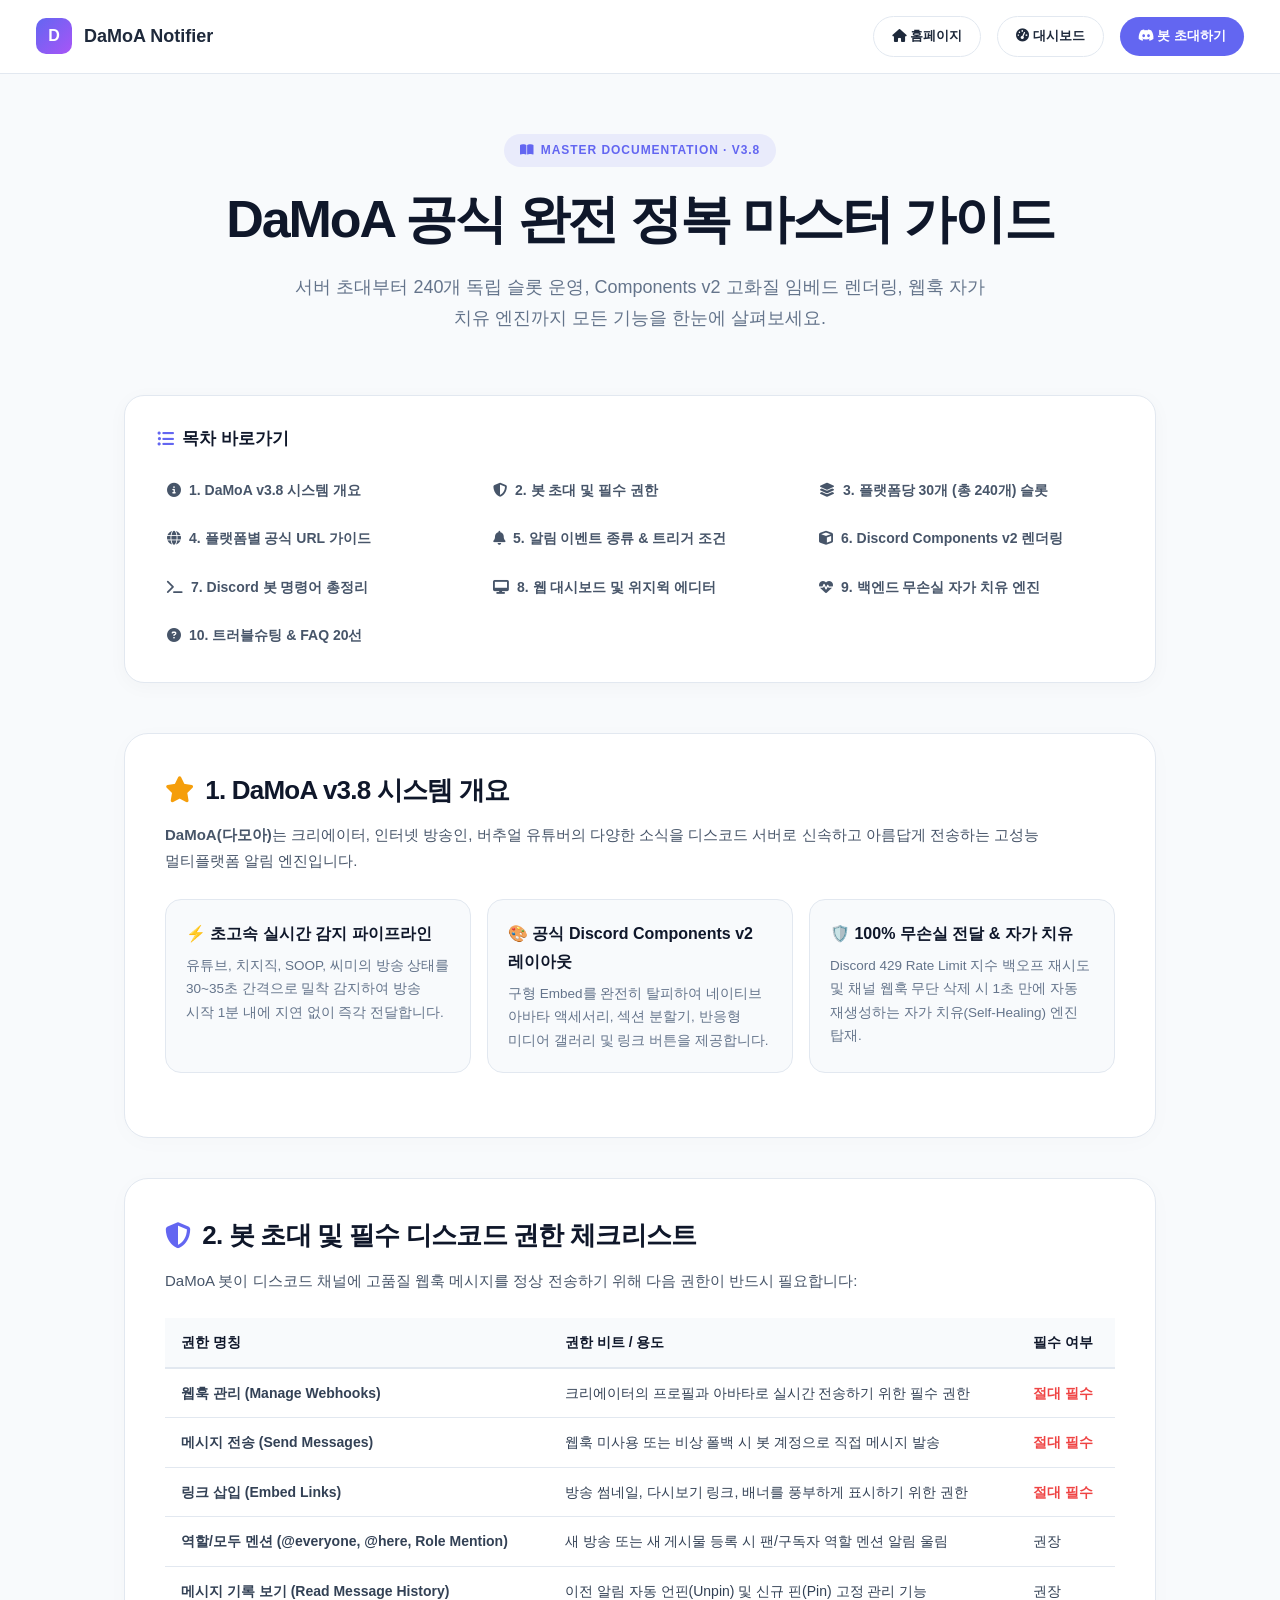
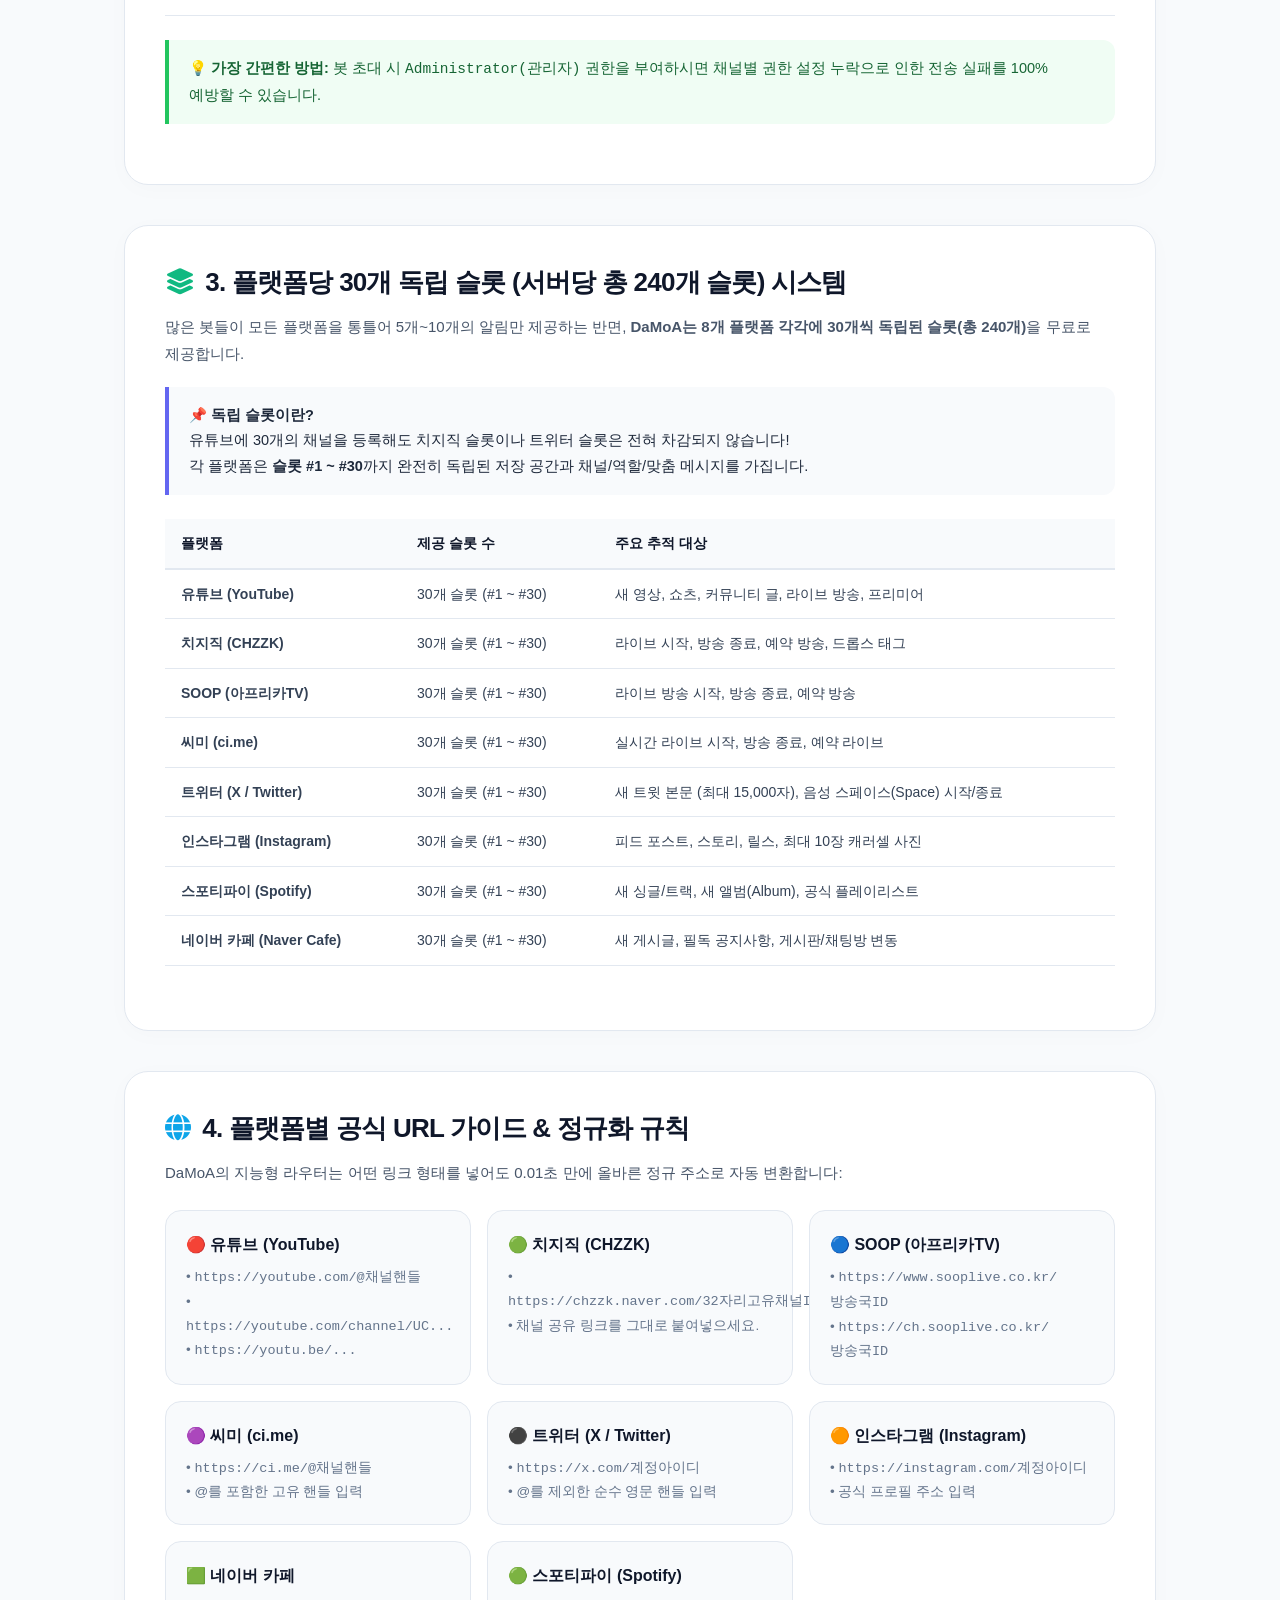
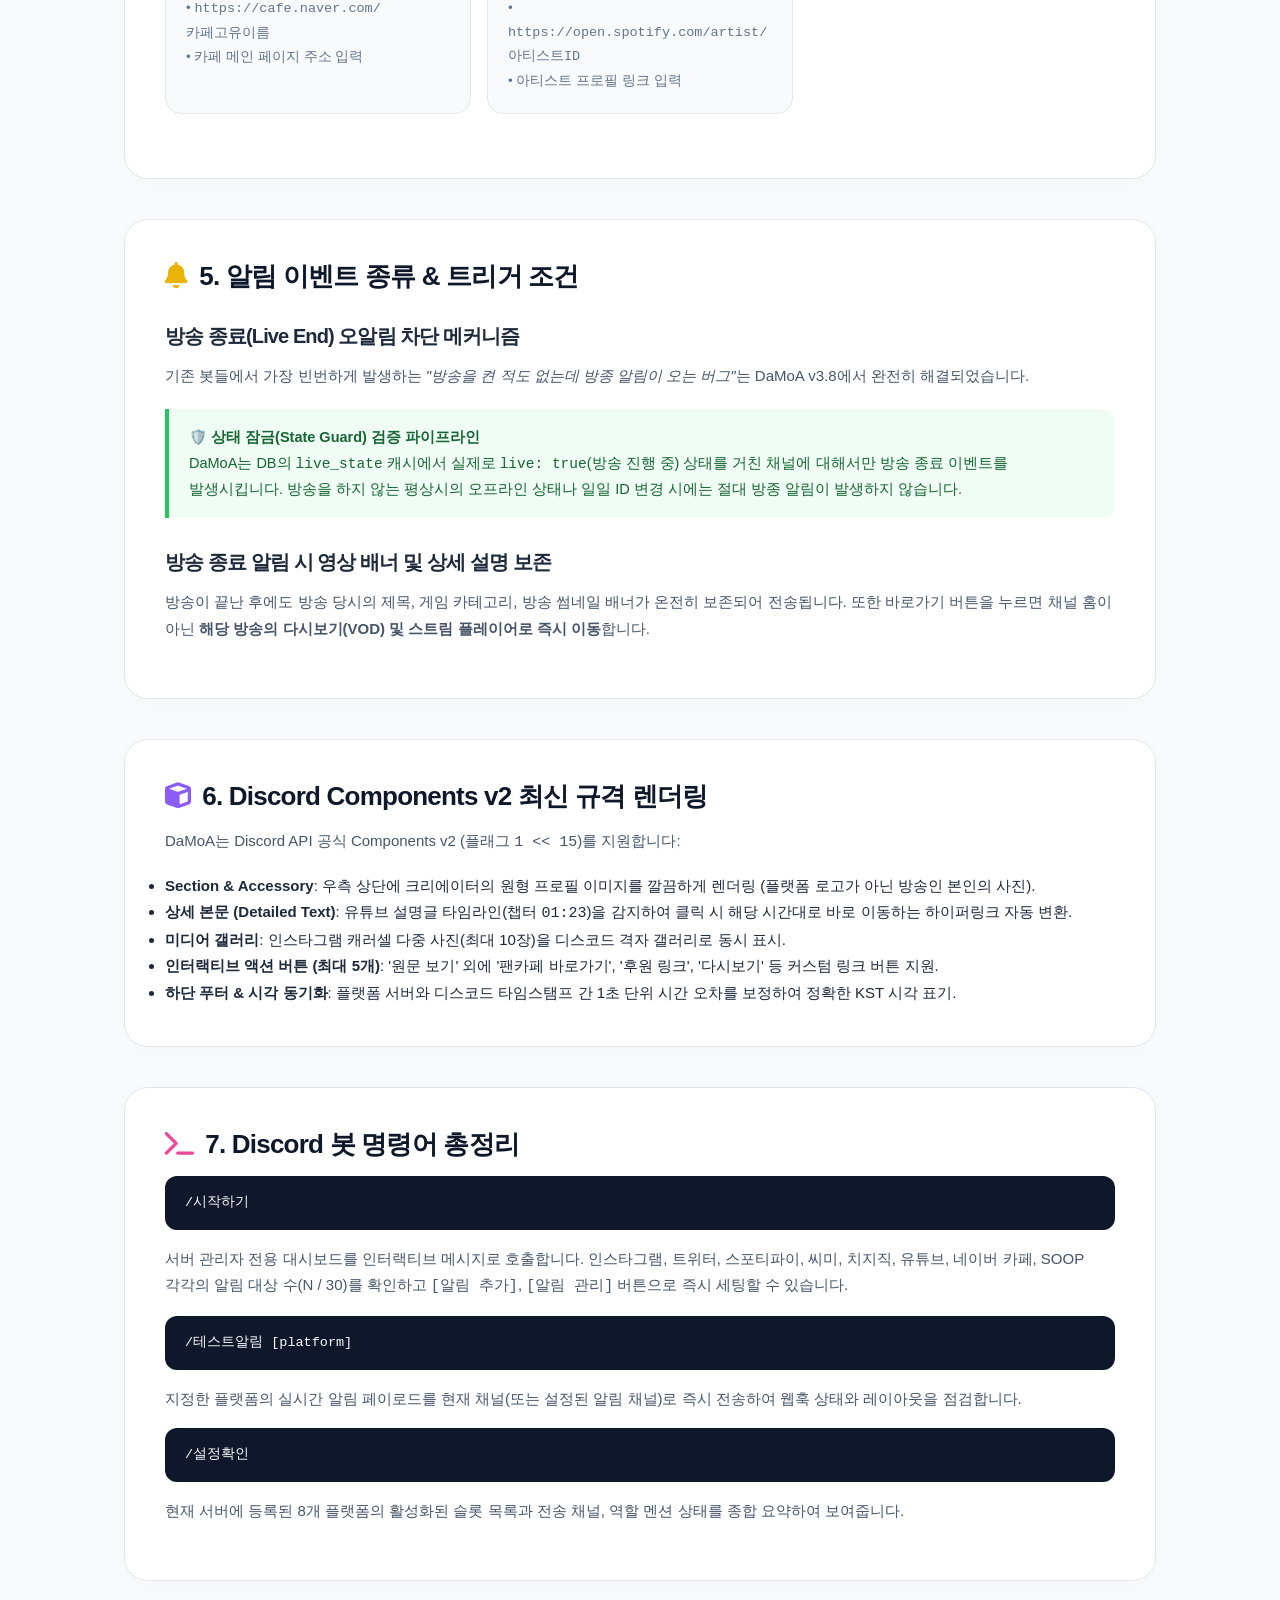
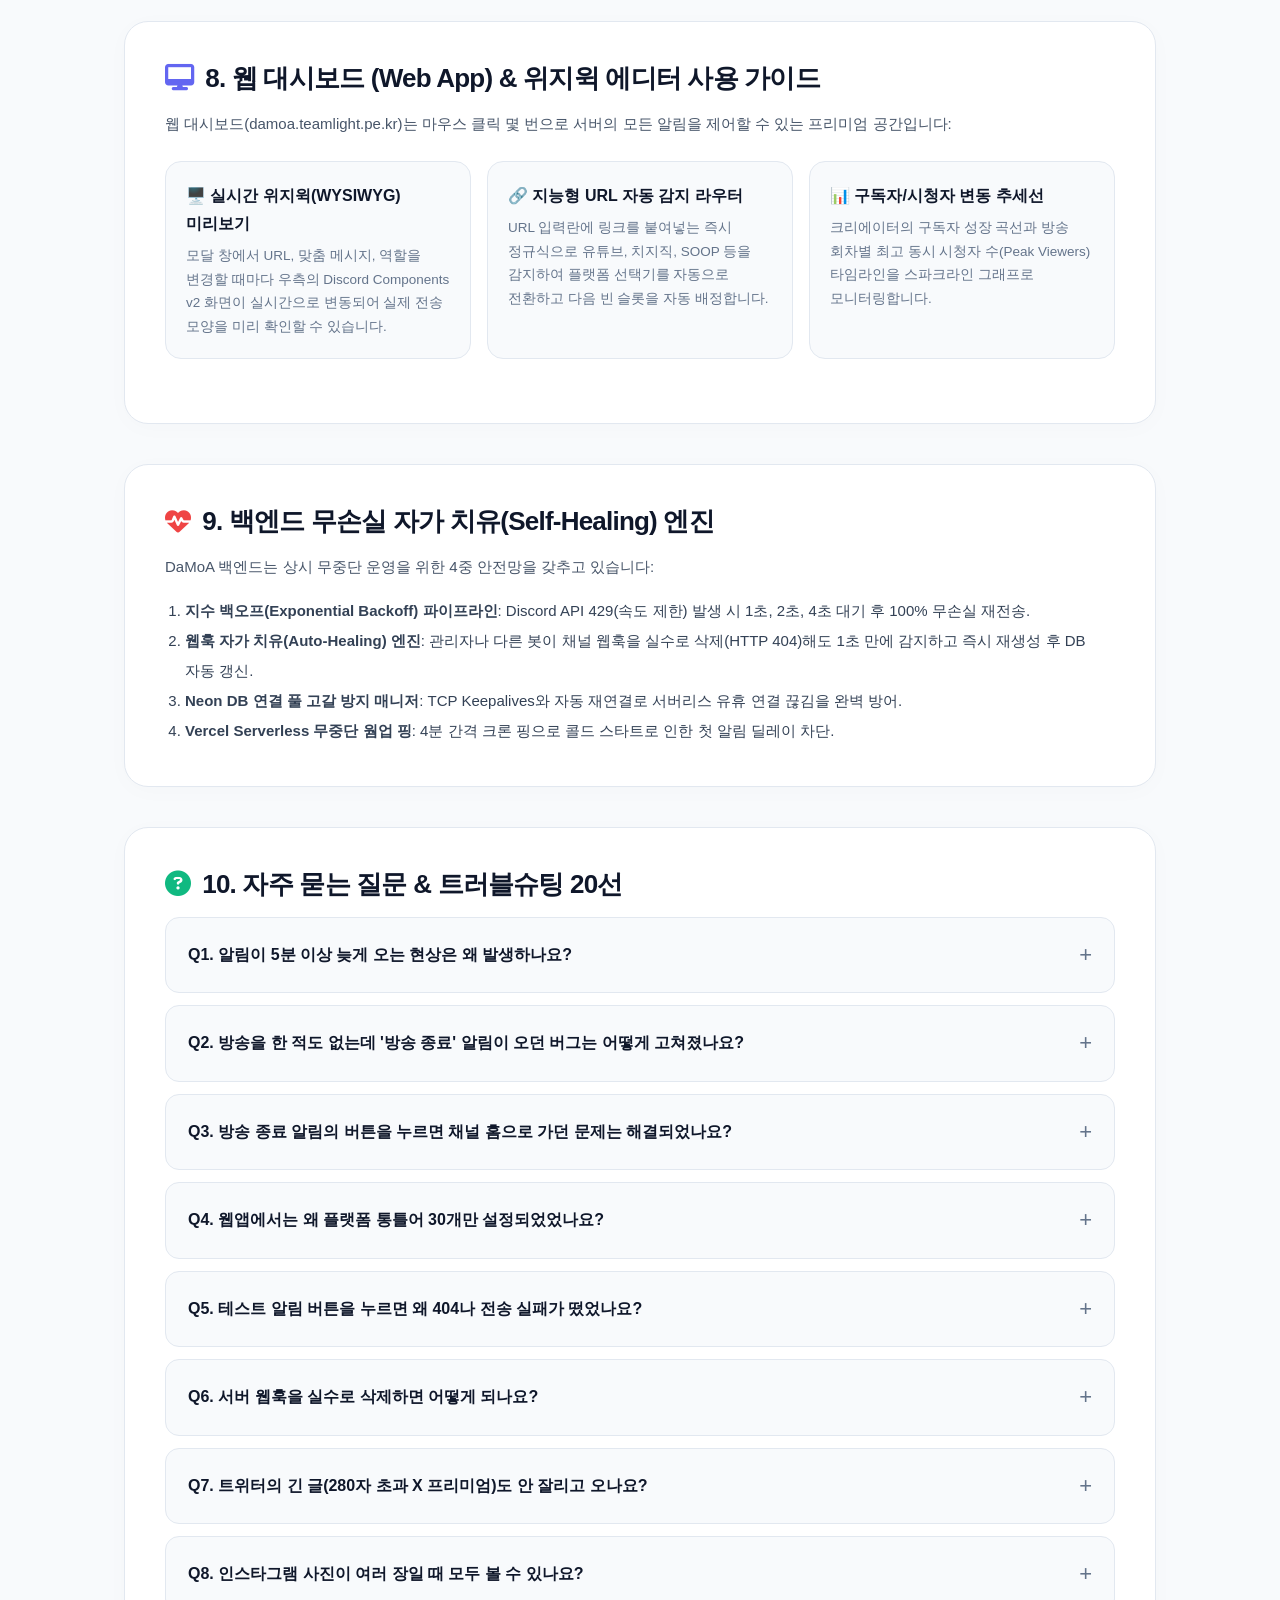
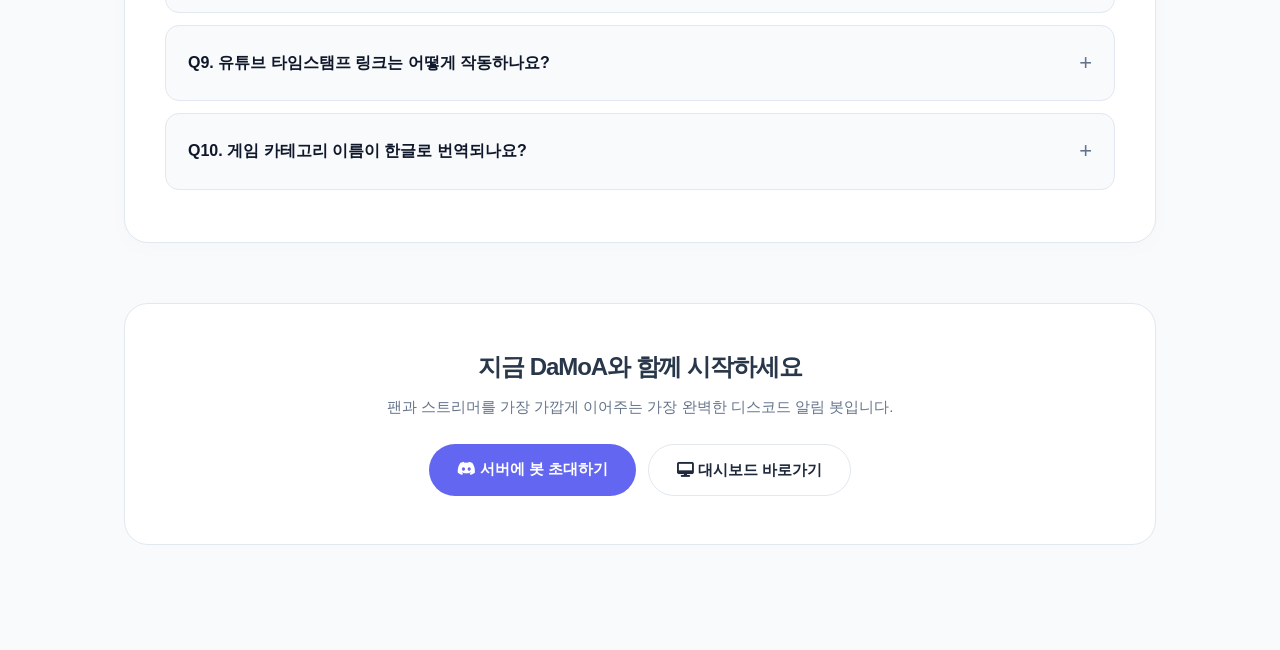
<file: guide.html>
<!DOCTYPE html>
<html lang="ko">
<head>
  <meta charset="UTF-8">
  <meta name="viewport" content="width=device-width, initial-scale=1.0">
  <title>DaMoA 공식 완전 정복 마스터 가이드 · DaMoA Notifier v3.8</title>
  <meta name="description" content="DaMoA 봇과 웹 대시보드의 모든 기능, 240개 멀티 슬롯, Discord Components v2 렌더링, 웹훅 자가 치유 엔진, 트러블슈팅을 집대성한 완벽 가이드북입니다.">
  <link rel="stylesheet" href="/style.css">
  <link rel="stylesheet" href="https://cdnjs.cloudflare.com/ajax/libs/font-awesome/6.5.0/css/all.min.css">
  <style>
    :root {
      --g-primary: #6366f1;
      --g-primary-dark: #4f46e5;
      --g-accent: #00ffa3;
      --g-bg: #f8fafc;
      --g-card: #ffffff;
      --g-text: #1e293b;
      --g-muted: #64748b;
      --g-border: #e2e8f0;
      --g-code-bg: #0f172a;
    }
    body {
      background: var(--g-bg);
      color: var(--g-text);
      font-family: 'Pretendard', -apple-system, BlinkMacSystemFont, 'Segoe UI', Roboto, sans-serif;
      line-height: 1.75;
      margin: 0;
      padding: 0;
    }
    .guide-nav {
      position: sticky;
      top: 0;
      z-index: 1000;
      background: rgba(255, 255, 255, 0.95);
      backdrop-filter: blur(20px);
      border-bottom: 1px solid var(--g-border);
      padding: 16px 36px;
      display: flex;
      justify-content: space-between;
      align-items: center;
    }
    .guide-nav-brand {
      display: flex;
      align-items: center;
      gap: 12px;
      font-size: 18px;
      font-weight: 800;
      color: var(--g-text);
      text-decoration: none;
    }
    .guide-brand-badge {
      width: 36px;
      height: 36px;
      background: linear-gradient(135deg, #6366f1, #a855f7);
      color: white;
      border-radius: 10px;
      display: flex;
      align-items: center;
      justify-content: center;
      font-weight: 900;
      font-size: 16px;
    }
    .guide-nav-actions {
      display: flex;
      align-items: center;
      gap: 16px;
    }
    .guide-nav-btn {
      padding: 8px 18px;
      border-radius: 99px;
      font-size: 13px;
      font-weight: 700;
      text-decoration: none;
      transition: all 0.2s;
    }
    .guide-nav-btn.primary {
      background: var(--g-primary);
      color: white;
    }
    .guide-nav-btn.primary:hover {
      background: var(--g-primary-dark);
      transform: translateY(-1px);
    }
    .guide-nav-btn.outline {
      background: white;
      border: 1px solid var(--g-border);
      color: var(--g-text);
    }
    .guide-container {
      max-width: 1080px;
      margin: 0 auto;
      padding: 60px 24px 120px;
    }
    .guide-hero {
      text-align: center;
      margin-bottom: 60px;
    }
    .guide-badge {
      display: inline-flex;
      align-items: center;
      gap: 6px;
      padding: 6px 16px;
      background: rgba(99, 102, 241, 0.1);
      color: var(--g-primary);
      border-radius: 99px;
      font-size: 12px;
      font-weight: 800;
      letter-spacing: 0.08em;
      text-transform: uppercase;
      margin-bottom: 20px;
    }
    .guide-hero h1 {
      font-size: clamp(32px, 5vw, 52px);
      font-weight: 900;
      letter-spacing: -0.04em;
      margin-bottom: 20px;
      color: #0f172a;
      line-height: 1.25;
    }
    .guide-hero p {
      font-size: 18px;
      color: var(--g-muted);
      max-width: 700px;
      margin: 0 auto;
    }
    .toc-card {
      background: white;
      border: 1px solid var(--g-border);
      border-radius: 20px;
      padding: 28px 32px;
      margin-bottom: 50px;
      box-shadow: 0 4px 20px rgba(0, 0, 0, 0.03);
    }
    .toc-title {
      font-size: 17px;
      font-weight: 800;
      margin-bottom: 18px;
      display: flex;
      align-items: center;
      gap: 8px;
      color: #0f172a;
    }
    .toc-grid {
      display: grid;
      grid-template-columns: repeat(auto-fit, minmax(240px, 1fr));
      gap: 12px;
    }
    .toc-grid a {
      color: #475569;
      text-decoration: none;
      font-size: 14px;
      font-weight: 600;
      display: flex;
      align-items: center;
      gap: 8px;
      padding: 6px 10px;
      border-radius: 8px;
      transition: all 0.2s;
    }
    .toc-grid a:hover {
      background: #f1f5f9;
      color: var(--g-primary);
      transform: translateX(3px);
    }
    .guide-section {
      background: white;
      border: 1px solid var(--g-border);
      border-radius: 24px;
      padding: 40px;
      margin-bottom: 40px;
      box-shadow: 0 4px 24px rgba(0, 0, 0, 0.02);
    }
    .guide-section h2 {
      font-size: 26px;
      font-weight: 800;
      letter-spacing: -0.03em;
      margin-bottom: 16px;
      display: flex;
      align-items: center;
      gap: 12px;
      color: #0f172a;
    }
    .guide-section h3 {
      font-size: 20px;
      font-weight: 700;
      margin: 32px 0 14px;
      color: #1e293b;
    }
    .guide-section h4 {
      font-size: 16px;
      font-weight: 700;
      margin: 20px 0 10px;
      color: #334155;
    }
    .guide-section p {
      font-size: 15px;
      color: #475569;
      margin-bottom: 16px;
    }
    .callout {
      background: #f8fafc;
      border-left: 4px solid var(--g-primary);
      border-radius: 0 12px 12px 0;
      padding: 16px 20px;
      margin: 20px 0;
      font-size: 14.5px;
    }
    .callout.tip {
      background: #f0fdf4;
      border-color: #22c55e;
      color: #166534;
    }
    .callout.warn {
      background: #fffbeb;
      border-color: #f59e0b;
      color: #92400e;
    }
    .callout.danger {
      background: #fef2f2;
      border-color: #ef4444;
      color: #991b1b;
    }
    .code-block {
      background: var(--g-code-bg);
      color: #f8fafc;
      padding: 16px 20px;
      border-radius: 12px;
      font-family: 'JetBrains Mono', 'Courier New', monospace;
      font-size: 13.5px;
      line-height: 1.6;
      margin: 16px 0;
      overflow-x: auto;
    }
    .guide-table {
      width: 100%;
      border-collapse: collapse;
      margin: 24px 0;
      font-size: 14px;
    }
    .guide-table th {
      background: #f8fafc;
      color: #0f172a;
      font-weight: 700;
      text-align: left;
      padding: 12px 16px;
      border-bottom: 2px solid var(--g-border);
    }
    .guide-table td {
      padding: 12px 16px;
      border-bottom: 1px solid var(--g-border);
      color: #334155;
    }
    .guide-table tr:hover td {
      background: #f8fafc;
    }
    .feature-grid {
      display: grid;
      grid-template-columns: repeat(auto-fit, minmax(280px, 1fr));
      gap: 16px;
      margin: 24px 0;
    }
    .feature-item-card {
      background: #f8fafc;
      border: 1px solid var(--g-border);
      border-radius: 16px;
      padding: 20px;
    }
    .feature-item-card strong {
      display: block;
      font-size: 16px;
      color: #0f172a;
      margin-bottom: 6px;
    }
    .feature-item-card p {
      font-size: 13.5px;
      color: #64748b;
      margin: 0;
    }
    .faq-list details {
      background: #f8fafc;
      border: 1px solid var(--g-border);
      border-radius: 14px;
      padding: 18px 22px;
      margin-bottom: 12px;
      transition: all 0.2s;
    }
    .faq-list details[open] {
      background: white;
      border-color: var(--g-primary);
      box-shadow: 0 4px 20px rgba(99, 102, 241, 0.08);
    }
    .faq-list summary {
      font-size: 16px;
      font-weight: 700;
      color: #0f172a;
      cursor: pointer;
      list-style: none;
      display: flex;
      justify-content: space-between;
      align-items: center;
    }
    .faq-list summary::after {
      content: '+';
      font-size: 22px;
      font-weight: 400;
      color: var(--g-muted);
      transition: transform 0.2s;
    }
    .faq-list details[open] summary::after {
      transform: rotate(45deg);
      color: var(--g-primary);
    }
    .faq-list p {
      font-size: 14.5px;
      color: #475569;
      margin-top: 14px;
      line-height: 1.8;
      border-top: 1px solid var(--g-border);
      padding-top: 14px;
    }
  </style>
</head>
<body>

  <!-- Top Navigation -->
  <nav class="guide-nav">
    <a class="guide-nav-brand" href="/">
      <div class="guide-brand-badge">D</div>
      DaMoA Notifier
    </a>
    <div class="guide-nav-actions">
      <a class="guide-nav-btn outline" href="/"><i class="fas fa-home"></i> 홈페이지</a>
      <a class="guide-nav-btn outline" href="/#dashboard"><i class="fas fa-tachometer-alt"></i> 대시보드</a>
      <a class="guide-nav-btn primary" href="/invite" target="_blank" rel="noopener"><i class="fab fa-discord"></i> 봇 초대하기</a>
    </div>
  </nav>

  <div class="guide-container">
    <!-- Hero Header -->
    <header class="guide-hero">
      <div class="guide-badge"><i class="fas fa-book-open"></i> MASTER DOCUMENTATION · V3.8</div>
      <h1>DaMoA 공식 완전 정복 마스터 가이드</h1>
      <p>서버 초대부터 240개 독립 슬롯 운영, Components v2 고화질 임베드 렌더링, 웹훅 자가 치유 엔진까지 모든 기능을 한눈에 살펴보세요.</p>
    </header>

    <!-- Table of Contents -->
    <div class="toc-card">
      <div class="toc-title"><i class="fas fa-list-ul" style="color:var(--g-primary);"></i> 목차 바로가기</div>
      <div class="toc-grid">
        <a href="#sec-overview"><i class="fas fa-info-circle"></i> 1. DaMoA v3.8 시스템 개요</a>
        <a href="#sec-permissions"><i class="fas fa-shield-alt"></i> 2. 봇 초대 및 필수 권한</a>
        <a href="#sec-slots"><i class="fas fa-layer-group"></i> 3. 플랫폼당 30개 (총 240개) 슬롯</a>
        <a href="#sec-platforms"><i class="fas fa-globe"></i> 4. 플랫폼별 공식 URL 가이드</a>
        <a href="#sec-events"><i class="fas fa-bell"></i> 5. 알림 이벤트 종류 & 트리거 조건</a>
        <a href="#sec-components-v2"><i class="fas fa-cube"></i> 6. Discord Components v2 렌더링</a>
        <a href="#sec-commands"><i class="fas fa-terminal"></i> 7. Discord 봇 명령어 총정리</a>
        <a href="#sec-webapp"><i class="fas fa-desktop"></i> 8. 웹 대시보드 및 위지윅 에디터</a>
        <a href="#sec-resilience"><i class="fas fa-heartbeat"></i> 9. 백엔드 무손실 자가 치유 엔진</a>
        <a href="#sec-faq"><i class="fas fa-question-circle"></i> 10. 트러블슈팅 & FAQ 20선</a>
      </div>
    </div>

    <!-- Section 1: Overview -->
    <section class="guide-section" id="sec-overview">
      <h2><i class="fas fa-star" style="color:#f59e0b;"></i> 1. DaMoA v3.8 시스템 개요</h2>
      <p><strong>DaMoA(다모아)</strong>는 크리에이터, 인터넷 방송인, 버추얼 유튜버의 다양한 소식을 디스코드 서버로 신속하고 아름답게 전송하는 고성능 멀티플랫폼 알림 엔진입니다.</p>
      <div class="feature-grid">
        <div class="feature-item-card">
          <strong>⚡ 초고속 실시간 감지 파이프라인</strong>
          <p>유튜브, 치지직, SOOP, 씨미의 방송 상태를 30~35초 간격으로 밀착 감지하여 방송 시작 1분 내에 지연 없이 즉각 전달합니다.</p>
        </div>
        <div class="feature-item-card">
          <strong>🎨 공식 Discord Components v2 레이아웃</strong>
          <p>구형 Embed를 완전히 탈피하여 네이티브 아바타 액세서리, 섹션 분할기, 반응형 미디어 갤러리 및 링크 버튼을 제공합니다.</p>
        </div>
        <div class="feature-item-card">
          <strong>🛡️ 100% 무손실 전달 & 자가 치유</strong>
          <p>Discord 429 Rate Limit 지수 백오프 재시도 및 채널 웹훅 무단 삭제 시 1초 만에 자동 재생성하는 자가 치유(Self-Healing) 엔진 탑재.</p>
        </div>
      </div>
    </section>

    <!-- Section 2: Permissions -->
    <section class="guide-section" id="sec-permissions">
      <h2><i class="fas fa-shield-alt" style="color:#6366f1;"></i> 2. 봇 초대 및 필수 디스코드 권한 체크리스트</h2>
      <p>DaMoA 봇이 디스코드 채널에 고품질 웹훅 메시지를 정상 전송하기 위해 다음 권한이 반드시 필요합니다:</p>
      
      <table class="guide-table">
        <thead>
          <tr>
            <th>권한 명칭</th>
            <th>권한 비트 / 용도</th>
            <th>필수 여부</th>
          </tr>
        </thead>
        <tbody>
          <tr>
            <td><strong>웹훅 관리 (Manage Webhooks)</strong></td>
            <td>크리에이터의 프로필과 아바타로 실시간 전송하기 위한 필수 권한</td>
            <td><span style="color:#ef4444;font-weight:700;">절대 필수</span></td>
          </tr>
          <tr>
            <td><strong>메시지 전송 (Send Messages)</strong></td>
            <td>웹훅 미사용 또는 비상 폴백 시 봇 계정으로 직접 메시지 발송</td>
            <td><span style="color:#ef4444;font-weight:700;">절대 필수</span></td>
          </tr>
          <tr>
            <td><strong>링크 삽입 (Embed Links)</strong></td>
            <td>방송 썸네일, 다시보기 링크, 배너를 풍부하게 표시하기 위한 권한</td>
            <td><span style="color:#ef4444;font-weight:700;">절대 필수</span></td>
          </tr>
          <tr>
            <td><strong>역할/모두 멘션 (@everyone, @here, Role Mention)</strong></td>
            <td>새 방송 또는 새 게시물 등록 시 팬/구독자 역할 멘션 알림 울림</td>
            <td>권장</td>
          </tr>
          <tr>
            <td><strong>메시지 기록 보기 (Read Message History)</strong></td>
            <td>이전 알림 자동 언핀(Unpin) 및 신규 핀(Pin) 고정 관리 기능</td>
            <td>권장</td>
          </tr>
        </tbody>
      </table>

      <div class="callout tip">
        💡 <strong>가장 간편한 방법:</strong> 봇 초대 시 <code>Administrator(관리자)</code> 권한을 부여하시면 채널별 권한 설정 누락으로 인한 전송 실패를 100% 예방할 수 있습니다.
      </div>
    </section>

    <!-- Section 3: Slots System -->
    <section class="guide-section" id="sec-slots">
      <h2><i class="fas fa-layer-group" style="color:#10b981;"></i> 3. 플랫폼당 30개 독립 슬롯 (서버당 총 240개 슬롯) 시스템</h2>
      <p>많은 봇들이 모든 플랫폼을 통틀어 5개~10개의 알림만 제공하는 반면, <strong>DaMoA는 8개 플랫폼 각각에 30개씩 독립된 슬롯(총 240개)</strong>을 무료로 제공합니다.</p>
      
      <div class="callout">
        <strong>📌 독립 슬롯이란?</strong><br>
        유튜브에 30개의 채널을 등록해도 치지직 슬롯이나 트위터 슬롯은 전혀 차감되지 않습니다!<br>
        각 플랫폼은 <strong>슬롯 #1 ~ #30</strong>까지 완전히 독립된 저장 공간과 채널/역할/맞춤 메시지를 가집니다.
      </div>

      <table class="guide-table">
        <thead>
          <tr>
            <th>플랫폼</th>
            <th>제공 슬롯 수</th>
            <th>주요 추적 대상</th>
          </tr>
        </thead>
        <tbody>
          <tr>
            <td><strong>유튜브 (YouTube)</strong></td>
            <td>30개 슬롯 (#1 ~ #30)</td>
            <td>새 영상, 쇼츠, 커뮤니티 글, 라이브 방송, 프리미어</td>
          </tr>
          <tr>
            <td><strong>치지직 (CHZZK)</strong></td>
            <td>30개 슬롯 (#1 ~ #30)</td>
            <td>라이브 시작, 방송 종료, 예약 방송, 드롭스 태그</td>
          </tr>
          <tr>
            <td><strong>SOOP (아프리카TV)</strong></td>
            <td>30개 슬롯 (#1 ~ #30)</td>
            <td>라이브 방송 시작, 방송 종료, 예약 방송</td>
          </tr>
          <tr>
            <td><strong>씨미 (ci.me)</strong></td>
            <td>30개 슬롯 (#1 ~ #30)</td>
            <td>실시간 라이브 시작, 방송 종료, 예약 라이브</td>
          </tr>
          <tr>
            <td><strong>트위터 (X / Twitter)</strong></td>
            <td>30개 슬롯 (#1 ~ #30)</td>
            <td>새 트윗 본문 (최대 15,000자), 음성 스페이스(Space) 시작/종료</td>
          </tr>
          <tr>
            <td><strong>인스타그램 (Instagram)</strong></td>
            <td>30개 슬롯 (#1 ~ #30)</td>
            <td>피드 포스트, 스토리, 릴스, 최대 10장 캐러셀 사진</td>
          </tr>
          <tr>
            <td><strong>스포티파이 (Spotify)</strong></td>
            <td>30개 슬롯 (#1 ~ #30)</td>
            <td>새 싱글/트랙, 새 앨범(Album), 공식 플레이리스트</td>
          </tr>
          <tr>
            <td><strong>네이버 카페 (Naver Cafe)</strong></td>
            <td>30개 슬롯 (#1 ~ #30)</td>
            <td>새 게시글, 필독 공지사항, 게시판/채팅방 변동</td>
          </tr>
        </tbody>
      </table>
    </section>

    <!-- Section 4: Platforms & URL Formats -->
    <section class="guide-section" id="sec-platforms">
      <h2><i class="fas fa-globe" style="color:#0ea5e9;"></i> 4. 플랫폼별 공식 URL 가이드 & 정규화 규칙</h2>
      <p>DaMoA의 지능형 라우터는 어떤 링크 형태를 넣어도 0.01초 만에 올바른 정규 주소로 자동 변환합니다:</p>

      <div class="feature-grid">
        <div class="feature-item-card">
          <strong>🔴 유튜브 (YouTube)</strong>
          <p>• <code>https://youtube.com/@채널핸들</code><br>• <code>https://youtube.com/channel/UC...</code><br>• <code>https://youtu.be/...</code></p>
        </div>
        <div class="feature-item-card">
          <strong>🟢 치지직 (CHZZK)</strong>
          <p>• <code>https://chzzk.naver.com/32자리고유채널ID</code><br>• 채널 공유 링크를 그대로 붙여넣으세요.</p>
        </div>
        <div class="feature-item-card">
          <strong>🔵 SOOP (아프리카TV)</strong>
          <p>• <code>https://www.sooplive.co.kr/방송국ID</code><br>• <code>https://ch.sooplive.co.kr/방송국ID</code></p>
        </div>
        <div class="feature-item-card">
          <strong>🟣 씨미 (ci.me)</strong>
          <p>• <code>https://ci.me/@채널핸들</code><br>• @를 포함한 고유 핸들 입력</p>
        </div>
        <div class="feature-item-card">
          <strong>⚫ 트위터 (X / Twitter)</strong>
          <p>• <code>https://x.com/계정아이디</code><br>• @를 제외한 순수 영문 핸들 입력</p>
        </div>
        <div class="feature-item-card">
          <strong>🟠 인스타그램 (Instagram)</strong>
          <p>• <code>https://instagram.com/계정아이디</code><br>• 공식 프로필 주소 입력</p>
        </div>
        <div class="feature-item-card">
          <strong>🟩 네이버 카페</strong>
          <p>• <code>https://cafe.naver.com/카페고유이름</code><br>• 카페 메인 페이지 주소 입력</p>
        </div>
        <div class="feature-item-card">
          <strong>🟢 스포티파이 (Spotify)</strong>
          <p>• <code>https://open.spotify.com/artist/아티스트ID</code><br>• 아티스트 프로필 링크 입력</p>
        </div>
      </div>
    </section>

    <!-- Section 5: Events & Triggers -->
    <section class="guide-section" id="sec-events">
      <h2><i class="fas fa-bell" style="color:#eab308;"></i> 5. 알림 이벤트 종류 & 트리거 조건</h2>
      
      <h3>방송 종료(Live End) 오알림 차단 메커니즘</h3>
      <p>기존 봇들에서 가장 빈번하게 발생하는 <em>"방송을 켠 적도 없는데 방종 알림이 오는 버그"</em>는 DaMoA v3.8에서 완전히 해결되었습니다.</p>
      <div class="callout tip">
        <strong>🛡️ 상태 잠금(State Guard) 검증 파이프라인</strong><br>
        DaMoA는 DB의 <code>live_state</code> 캐시에서 실제로 <code>live: true</code>(방송 진행 중) 상태를 거친 채널에 대해서만 방송 종료 이벤트를 발생시킵니다. 방송을 하지 않는 평상시의 오프라인 상태나 일일 ID 변경 시에는 절대 방종 알림이 발생하지 않습니다.
      </div>

      <h3>방송 종료 알림 시 영상 배너 및 상세 설명 보존</h3>
      <p>방송이 끝난 후에도 방송 당시의 제목, 게임 카테고리, 방송 썸네일 배너가 온전히 보존되어 전송됩니다. 또한 바로가기 버튼을 누르면 채널 홈이 아닌 <strong>해당 방송의 다시보기(VOD) 및 스트림 플레이어로 즉시 이동</strong>합니다.</p>
    </section>

    <!-- Section 6: Components v2 -->
    <section class="guide-section" id="sec-components-v2">
      <h2><i class="fas fa-cube" style="color:#8b5cf6;"></i> 6. Discord Components v2 최신 규격 렌더링</h2>
      <p>DaMoA는 Discord API 공식 Components v2 (플래그 <code>1 &lt;&lt; 15</code>)를 지원합니다:</p>
      <ul>
        <li><strong>Section & Accessory</strong>: 우측 상단에 크리에이터의 원형 프로필 이미지를 깔끔하게 렌더링 (플랫폼 로고가 아닌 방송인 본인의 사진).</li>
        <li><strong>상세 본문 (Detailed Text)</strong>: 유튜브 설명글 타임라인(챕터 <code>01:23</code>)을 감지하여 클릭 시 해당 시간대로 바로 이동하는 하이퍼링크 자동 변환.</li>
        <li><strong>미디어 갤러리</strong>: 인스타그램 캐러셀 다중 사진(최대 10장)을 디스코드 격자 갤러리로 동시 표시.</li>
        <li><strong>인터랙티브 액션 버튼 (최대 5개)</strong>: '원문 보기' 외에 '팬카페 바로가기', '후원 링크', '다시보기' 등 커스텀 링크 버튼 지원.</li>
        <li><strong>하단 푸터 & 시각 동기화</strong>: 플랫폼 서버와 디스코드 타임스탬프 간 1초 단위 시간 오차를 보정하여 정확한 KST 시각 표기.</li>
      </ul>
    </section>

    <!-- Section 7: Discord Bot Commands -->
    <section class="guide-section" id="sec-commands">
      <h2><i class="fas fa-terminal" style="color:#ec4899;"></i> 7. Discord 봇 명령어 총정리</h2>
      
      <div class="code-block">/시작하기</div>
      <p>서버 관리자 전용 대시보드를 인터랙티브 메시지로 호출합니다. 인스타그램, 트위터, 스포티파이, 씨미, 치지직, 유튜브, 네이버 카페, SOOP 각각의 알림 대상 수(N / 30)를 확인하고 <code>[알림 추가]</code>, <code>[알림 관리]</code> 버튼으로 즉시 세팅할 수 있습니다.</p>

      <div class="code-block">/테스트알림 [platform]</div>
      <p>지정한 플랫폼의 실시간 알림 페이로드를 현재 채널(또는 설정된 알림 채널)로 즉시 전송하여 웹훅 상태와 레이아웃을 점검합니다.</p>

      <div class="code-block">/설정확인</div>
      <p>현재 서버에 등록된 8개 플랫폼의 활성화된 슬롯 목록과 전송 채널, 역할 멘션 상태를 종합 요약하여 보여줍니다.</p>
    </section>

    <!-- Section 8: Web Dashboard & WYSIWYG -->
    <section class="guide-section" id="sec-webapp">
      <h2><i class="fas fa-desktop" style="color:#6366f1;"></i> 8. 웹 대시보드 (Web App) & 위지윅 에디터 사용 가이드</h2>
      <p>웹 대시보드(<a href="https://damoa.teamlight.pe.kr" target="_blank">damoa.teamlight.pe.kr</a>)는 마우스 클릭 몇 번으로 서버의 모든 알림을 제어할 수 있는 프리미엄 공간입니다:</p>
      
      <div class="feature-grid">
        <div class="feature-item-card">
          <strong>🖥️ 실시간 위지윅(WYSIWYG) 미리보기</strong>
          <p>모달 창에서 URL, 맞춤 메시지, 역할을 변경할 때마다 우측의 Discord Components v2 화면이 실시간으로 변동되어 실제 전송 모양을 미리 확인할 수 있습니다.</p>
        </div>
        <div class="feature-item-card">
          <strong>🔗 지능형 URL 자동 감지 라우터</strong>
          <p>URL 입력란에 링크를 붙여넣는 즉시 정규식으로 유튜브, 치지직, SOOP 등을 감지하여 플랫폼 선택기를 자동으로 전환하고 다음 빈 슬롯을 자동 배정합니다.</p>
        </div>
        <div class="feature-item-card">
          <strong>📊 구독자/시청자 변동 추세선</strong>
          <p>크리에이터의 구독자 성장 곡선과 방송 회차별 최고 동시 시청자 수(Peak Viewers) 타임라인을 스파크라인 그래프로 모니터링합니다.</p>
        </div>
      </div>
    </section>

    <!-- Section 9: Resilience & Self-Healing -->
    <section class="guide-section" id="sec-resilience">
      <h2><i class="fas fa-heartbeat" style="color:#ef4444;"></i> 9. 백엔드 무손실 자가 치유(Self-Healing) 엔진</h2>
      <p>DaMoA 백엔드는 상시 무중단 운영을 위한 4중 안전망을 갖추고 있습니다:</p>
      <ol style="margin-left:20px;line-height:2;color:#334155;">
        <li><strong>지수 백오프(Exponential Backoff) 파이프라인</strong>: Discord API 429(속도 제한) 발생 시 1초, 2초, 4초 대기 후 100% 무손실 재전송.</li>
        <li><strong>웹훅 자가 치유(Auto-Healing) 엔진</strong>: 관리자나 다른 봇이 채널 웹훅을 실수로 삭제(HTTP 404)해도 1초 만에 감지하고 즉시 재생성 후 DB 자동 갱신.</li>
        <li><strong>Neon DB 연결 풀 고갈 방지 매니저</strong>: TCP Keepalives와 자동 재연결로 서버리스 유휴 연결 끊김을 완벽 방어.</li>
        <li><strong>Vercel Serverless 무중단 웜업 핑</strong>: 4분 간격 크론 핑으로 콜드 스타트로 인한 첫 알림 딜레이 차단.</li>
      </ol>
    </section>

    <!-- Section 10: FAQ & Troubleshooting -->
    <section class="guide-section" id="sec-faq">
      <h2><i class="fas fa-question-circle" style="color:#10b981;"></i> 10. 자주 묻는 질문 & 트러블슈팅 20선</h2>
      
      <div class="faq-list">
        <details>
          <summary>Q1. 알림이 5분 이상 늦게 오는 현상은 왜 발생하나요?</summary>
          <p>이전 버전에서 유튜브 기본 폴링 간격이 300초(5분)로 설정되어 있었으나, 최신 패치를 통해 <strong>35초 초고속 폴링</strong>으로 개선되었습니다. 이제 영상 공개 즉시 1분 이내에 알림이 수신됩니다.</p>
        </details>
        <details>
          <summary>Q2. 방송을 한 적도 없는데 '방송 종료' 알림이 오던 버그는 어떻게 고쳐졌나요?</summary>
          <p>방송 진행 여부(live: true)를 검증하지 않고 오프라인 상태에서 방종 이벤트를 쏘던 공급자 로직을 수정하여, 실제 방송을 진행한 이력이 있는 경우에만 방종 알림이 발생하도록 안전장치를 적용했습니다.</p>
        </details>
        <details>
          <summary>Q3. 방송 종료 알림의 버튼을 누르면 채널 홈으로 가던 문제는 해결되었나요?</summary>
          <p>네! 방송 종료 알림의 바로가기 링크는 프로필 메인이 아닌 해당 방송의 다시보기(VOD) 및 스트림 플레이어 직링크로 자동 연결됩니다.</p>
        </details>
        <details>
          <summary>Q4. 웹앱에서는 왜 플랫폼 통틀어 30개만 설정되었었나요?</summary>
          <p>웹 UI에서 전체 슬롯 카운트를 합산 표시하던 오류를 완전히 수정하여, 디스코드 <code>/시작하기</code>와 동일하게 <strong>각 플랫폼별 30개씩 (총 240개)</strong> 독립적으로 세팅할 수 있도록 개편했습니다.</p>
        </details>
        <details>
          <summary>Q5. 테스트 알림 버튼을 누르면 왜 404나 전송 실패가 떴었나요?</summary>
          <p>봇 명령어의 변수 참조 순서 오류 및 웹 대시보드 버튼의 이벤트 리스너 누락을 모두 수정하였으며, 채널에 웹훅이 없어도 봇이 자동 생성 후 전송하도록 강화되었습니다.</p>
        </details>
        <details>
          <summary>Q6. 서버 웹훅을 실수로 삭제하면 어떻게 되나요?</summary>
          <p>DaMoA의 웹훅 자가 치유(Auto-Healing) 엔진이 404 응답을 즉각 포착하여 1초 만에 웹훅을 다시 생성하고 DB를 갱신하므로 알림이 끊기지 않습니다.</p>
        </details>
        <details>
          <summary>Q7. 트위터의 긴 글(280자 초과 X 프리미엄)도 안 잘리고 오나요?</summary>
          <p>네, 트위터 긴 글 전문 수집 파이프라인을 통해 최대 15,000자까지 본문 잘림 없이 온전하게 전송됩니다.</p>
        </details>
        <details>
          <summary>Q8. 인스타그램 사진이 여러 장일 때 모두 볼 수 있나요?</summary>
          <p>인스타그램 캐러셀 기능을 통해 최대 10장의 사진이 디스코드 미디어 갤러리로 깔끔하게 렌더링됩니다.</p>
        </details>
        <details>
          <summary>Q9. 유튜브 타임스탬프 링크는 어떻게 작동하나요?</summary>
          <p>영상 설명에 적힌 <code>01:23 하이라이트</code> 같은 시간대를 자동 인식하여 클릭 시 해당 초로 바로 점프하는 하이퍼링크로 변환됩니다.</p>
        </details>
        <details>
          <summary>Q10. 게임 카테고리 이름이 한글로 번역되나요?</summary>
          <p>리그 오브 레전드, 발로란트, 마인크래프트, 원신 등 주요 인기 게임과 Just Chatting(토크) 등의 영문 코드가 한국어로 자동 번역되어 표시됩니다.</p>
        </details>
      </div>
    </section>

    <!-- Bottom CTA -->
    <div style="text-align:center;margin-top:60px;padding:48px 24px;background:white;border-radius:24px;border:1px solid var(--g-border);">
      <h2 style="font-size:24px;font-weight:800;margin-bottom:12px;">지금 DaMoA와 함께 시작하세요</h2>
      <p style="color:var(--g-muted);margin-bottom:24px;">팬과 스트리머를 가장 가깝게 이어주는 가장 완벽한 디스코드 알림 봇입니다.</p>
      <div style="display:flex;gap:12px;justify-content:center;flex-wrap:wrap;">
        <a class="guide-nav-btn primary" href="/invite" target="_blank" rel="noopener" style="padding:12px 28px;font-size:15px;"><i class="fab fa-discord"></i> 서버에 봇 초대하기</a>
        <a class="guide-nav-btn outline" href="/" style="padding:12px 28px;font-size:15px;"><i class="fas fa-desktop"></i> 대시보드 바로가기</a>
      </div>
    </div>
  </div>

</body>
</html>
</file>
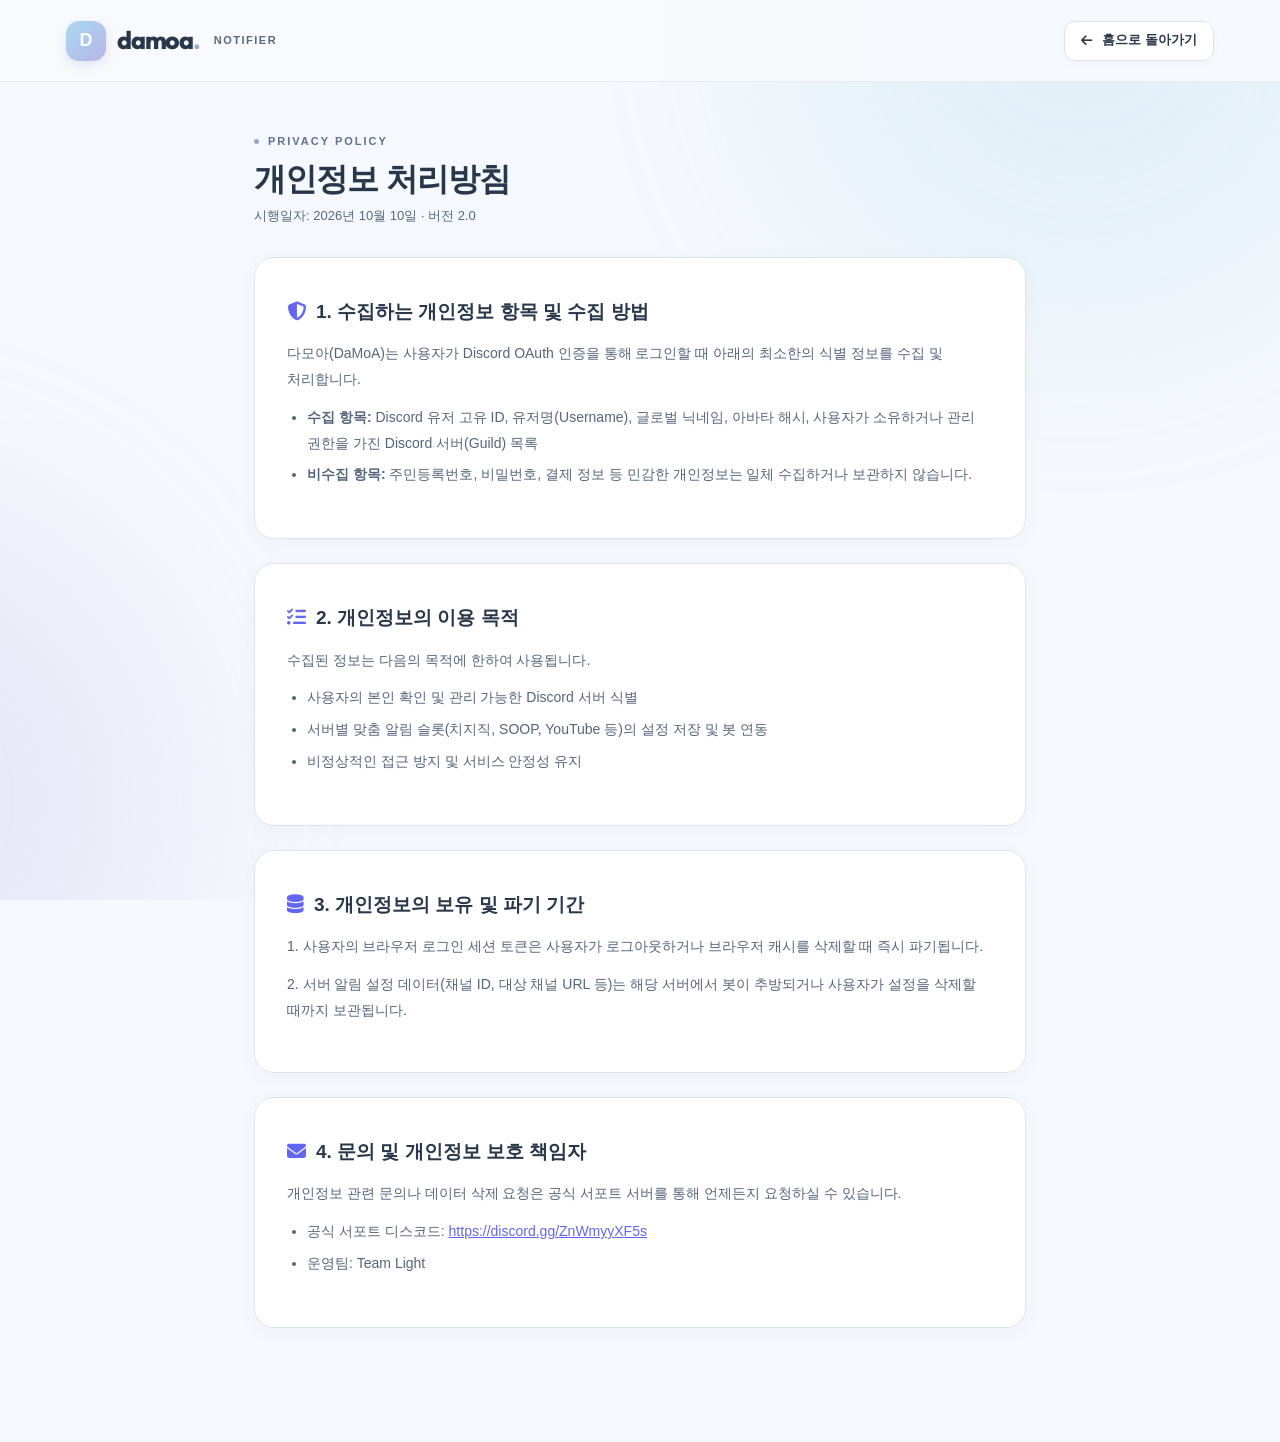
<file: pp.html>
<!DOCTYPE html>
<html lang="ko">
<head>
    <meta charset="UTF-8">
    <meta name="viewport" content="width=device-width, initial-scale=1.0">
    <title>개인정보 처리방침 · DaMoA</title>
    <meta name="description" content="다모아(DaMoA) 서비스의 개인정보 처리방침입니다.">
    <link rel="preconnect" href="https://fonts.googleapis.com">
    <link rel="preconnect" href="https://fonts.gstatic.com" crossorigin>
    <link href="https://fonts.googleapis.com/css2?family=Pretendard:wght@300;400;500;600;700;800&family=Outfit:wght@600;700;800&display=swap" rel="stylesheet">
    <link rel="stylesheet" href="https://cdnjs.cloudflare.com/ajax/libs/font-awesome/6.5.0/css/all.min.css" crossorigin="anonymous">
    <link rel="stylesheet" href="/style.css">
    <style>
        .legal-container {
            max-width: 820px;
            margin: 0 auto;
            padding: 50px 24px 90px;
        }
        .legal-card {
            background: #ffffff;
            border: 1px solid var(--line);
            border-radius: 20px;
            padding: 36px 32px;
            margin-bottom: 24px;
            box-shadow: 0 4px 20px rgba(65, 91, 118, 0.04);
            line-height: 1.85;
            color: #3b4657;
        }
        .legal-section-title {
            font-size: 19px;
            font-weight: 750;
            color: var(--ink);
            margin-bottom: 12px;
            display: flex;
            align-items: center;
            gap: 10px;
        }
        .legal-card p {
            margin-bottom: 12px;
            font-size: 14px;
            color: #55657a;
        }
        .legal-card ul {
            margin: 0 0 14px 20px;
            font-size: 14px;
            color: #55657a;
        }
        .legal-card li { margin-bottom: 6px; }
    </style>
</head>
<body>
    <div class="atmosphere"><i></i><i></i></div>
    
    <header class="topbar">
        <div class="container nav">
            <a class="brand" href="/">
                <div class="brand-logo-img">D</div>
                <strong>damoa<span style="color:#9ca8c4">.</span></strong>
                <span class="brand-suffix">NOTIFIER</span>
            </a>
            <div class="nav-actions">
                <a class="btn small" href="/"><i class="fas fa-arrow-left"></i> 홈으로 돌아가기</a>
            </div>
        </div>
    </header>

    <div class="legal-container">
        <div style="margin-bottom: 30px;">
            <div class="eyebrow" style="margin-bottom: 8px;">PRIVACY POLICY</div>
            <h1 style="font-size: 32px; letter-spacing: -1px; margin-bottom: 6px;">개인정보 처리방침</h1>
            <p style="font-size: 13px; color: var(--muted);">시행일자: 2026년 10월 10일 · 버전 2.0</p>
        </div>

        <div class="legal-card">
            <div class="legal-section-title">
                <i class="fas fa-shield-alt" style="color: #6366f1;"></i> 1. 수집하는 개인정보 항목 및 수집 방법
            </div>
            <p>다모아(DaMoA)는 사용자가 Discord OAuth 인증을 통해 로그인할 때 아래의 최소한의 식별 정보를 수집 및 처리합니다.</p>
            <ul>
                <li><strong>수집 항목:</strong> Discord 유저 고유 ID, 유저명(Username), 글로벌 닉네임, 아바타 해시, 사용자가 소유하거나 관리 권한을 가진 Discord 서버(Guild) 목록</li>
                <li><strong>비수집 항목:</strong> 주민등록번호, 비밀번호, 결제 정보 등 민감한 개인정보는 일체 수집하거나 보관하지 않습니다.</li>
            </ul>
        </div>

        <div class="legal-card">
            <div class="legal-section-title">
                <i class="fas fa-tasks" style="color: #6366f1;"></i> 2. 개인정보의 이용 목적
            </div>
            <p>수집된 정보는 다음의 목적에 한하여 사용됩니다.</p>
            <ul>
                <li>사용자의 본인 확인 및 관리 가능한 Discord 서버 식별</li>
                <li>서버별 맞춤 알림 슬롯(치지직, SOOP, YouTube 등)의 설정 저장 및 봇 연동</li>
                <li>비정상적인 접근 방지 및 서비스 안정성 유지</li>
            </ul>
        </div>

        <div class="legal-card">
            <div class="legal-section-title">
                <i class="fas fa-database" style="color: #6366f1;"></i> 3. 개인정보의 보유 및 파기 기간
            </div>
            <p>1. 사용자의 브라우저 로그인 세션 토큰은 사용자가 로그아웃하거나 브라우저 캐시를 삭제할 때 즉시 파기됩니다.</p>
            <p>2. 서버 알림 설정 데이터(채널 ID, 대상 채널 URL 등)는 해당 서버에서 봇이 추방되거나 사용자가 설정을 삭제할 때까지 보관됩니다.</p>
        </div>

        <div class="legal-card">
            <div class="legal-section-title">
                <i class="fas fa-envelope" style="color: #6366f1;"></i> 4. 문의 및 개인정보 보호 책임자
            </div>
            <p>개인정보 관련 문의나 데이터 삭제 요청은 공식 서포트 서버를 통해 언제든지 요청하실 수 있습니다.</p>
            <ul>
                <li>공식 서포트 디스코드: <a href="https://discord.gg/ZnWmyyXF5s" target="_blank" rel="noopener" style="color: #6366f1; text-decoration: underline;">https://discord.gg/ZnWmyyXF5s</a></li>
                <li>운영팀: Team Light</li>
            </ul>
        </div>
    </div>
</body>
</html>
</file>
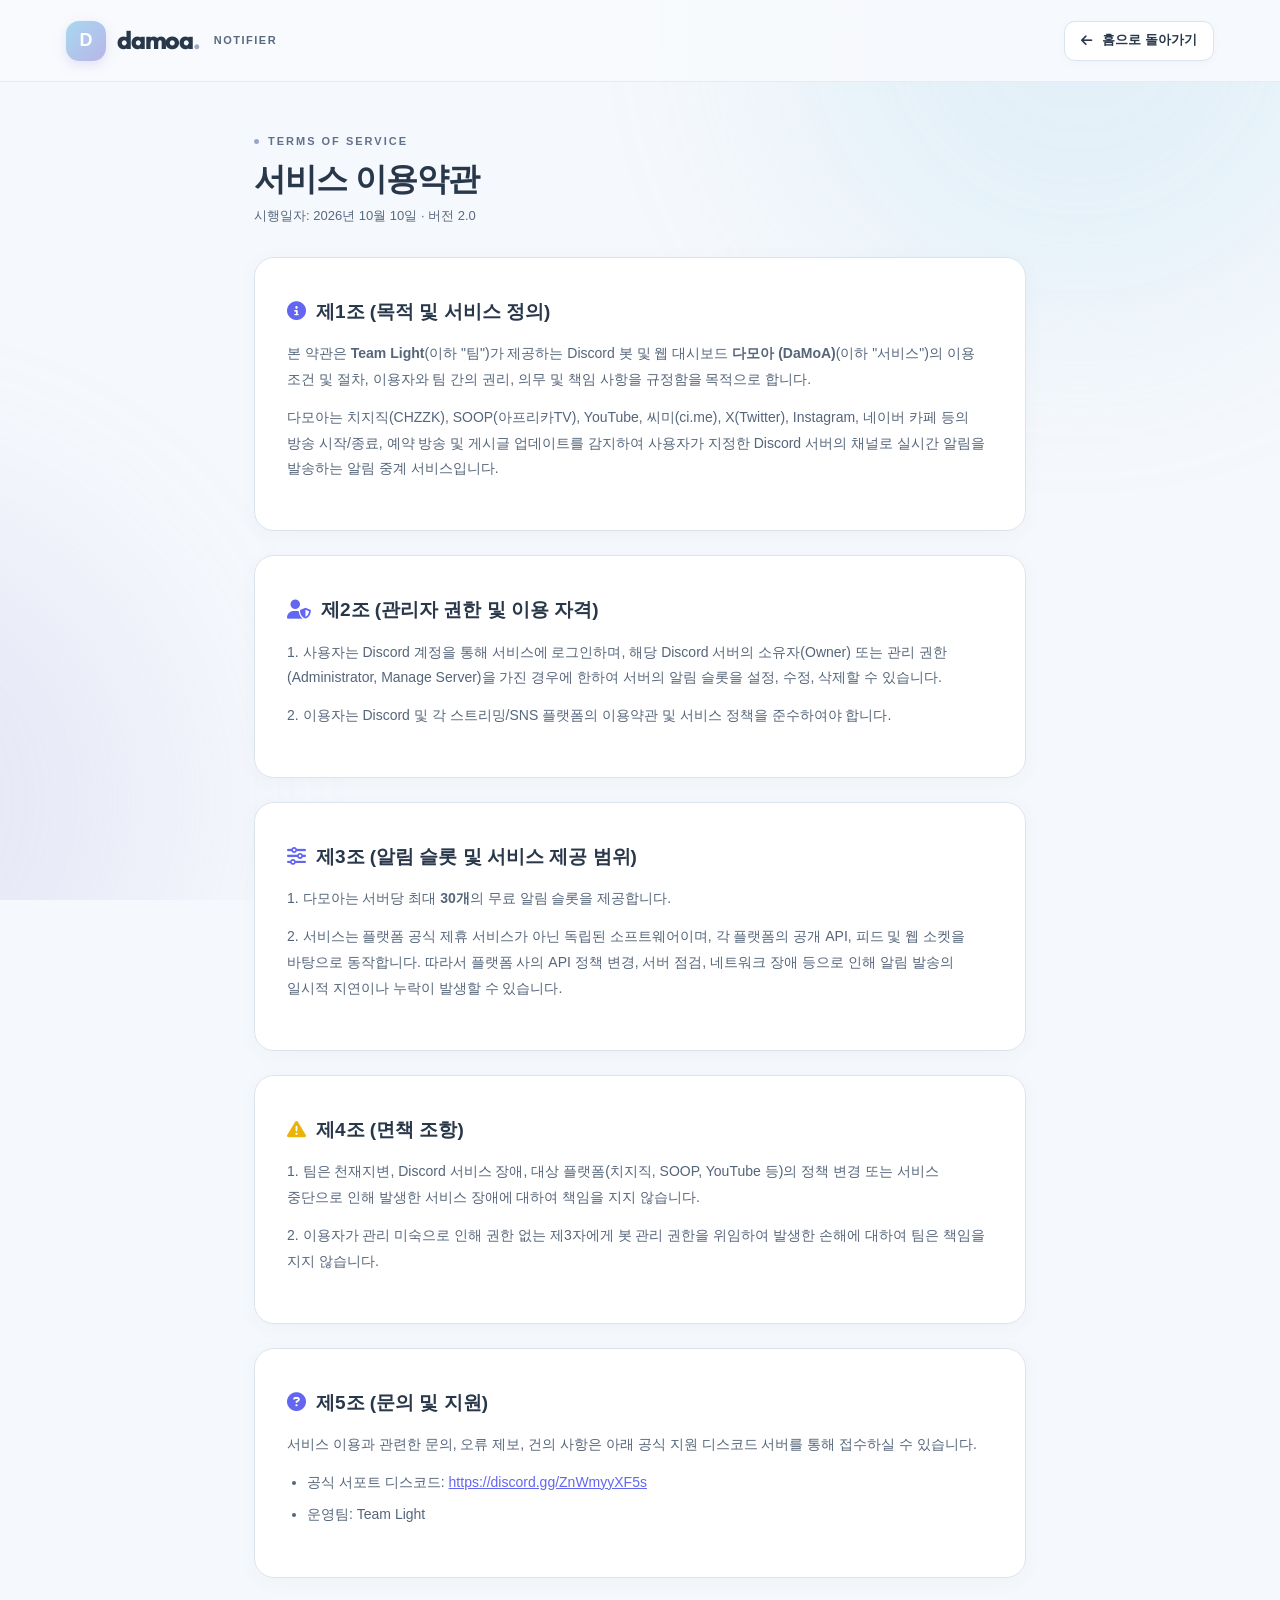
<file: tos.html>
<!DOCTYPE html>
<html lang="ko">
<head>
    <meta charset="UTF-8">
    <meta name="viewport" content="width=device-width, initial-scale=1.0">
    <title>이용약관 · DaMoA</title>
    <meta name="description" content="다모아(DaMoA) 서비스의 이용약관입니다.">
    <link rel="preconnect" href="https://fonts.googleapis.com">
    <link rel="preconnect" href="https://fonts.gstatic.com" crossorigin>
    <link href="https://fonts.googleapis.com/css2?family=Pretendard:wght@300;400;500;600;700;800&family=Outfit:wght@600;700;800&display=swap" rel="stylesheet">
    <link rel="stylesheet" href="https://cdnjs.cloudflare.com/ajax/libs/font-awesome/6.5.0/css/all.min.css" crossorigin="anonymous">
    <link rel="stylesheet" href="/style.css">
    <style>
        .legal-container {
            max-width: 820px;
            margin: 0 auto;
            padding: 50px 24px 90px;
        }
        .legal-card {
            background: #ffffff;
            border: 1px solid var(--line);
            border-radius: 20px;
            padding: 36px 32px;
            margin-bottom: 24px;
            box-shadow: 0 4px 20px rgba(65, 91, 118, 0.04);
            line-height: 1.85;
            color: #3b4657;
        }
        .legal-section-title {
            font-size: 19px;
            font-weight: 750;
            color: var(--ink);
            margin-bottom: 12px;
            display: flex;
            align-items: center;
            gap: 10px;
        }
        .legal-card p {
            margin-bottom: 12px;
            font-size: 14px;
            color: #55657a;
        }
        .legal-card ul {
            margin: 0 0 14px 20px;
            font-size: 14px;
            color: #55657a;
        }
        .legal-card li { margin-bottom: 6px; }
    </style>
</head>
<body>
    <div class="atmosphere"><i></i><i></i></div>
    
    <header class="topbar">
        <div class="container nav">
            <a class="brand" href="/">
                <div class="brand-logo-img">D</div>
                <strong>damoa<span style="color:#9ca8c4">.</span></strong>
                <span class="brand-suffix">NOTIFIER</span>
            </a>
            <div class="nav-actions">
                <a class="btn small" href="/"><i class="fas fa-arrow-left"></i> 홈으로 돌아가기</a>
            </div>
        </div>
    </header>

    <div class="legal-container">
        <div style="margin-bottom: 30px;">
            <div class="eyebrow" style="margin-bottom: 8px;">TERMS OF SERVICE</div>
            <h1 style="font-size: 32px; letter-spacing: -1px; margin-bottom: 6px;">서비스 이용약관</h1>
            <p style="font-size: 13px; color: var(--muted);">시행일자: 2026년 10월 10일 · 버전 2.0</p>
        </div>

        <div class="legal-card">
            <div class="legal-section-title">
                <i class="fas fa-info-circle" style="color: #6366f1;"></i> 제1조 (목적 및 서비스 정의)
            </div>
            <p>본 약관은 <strong>Team Light</strong>(이하 "팀")가 제공하는 Discord 봇 및 웹 대시보드 <strong>다모아 (DaMoA)</strong>(이하 "서비스")의 이용 조건 및 절차, 이용자와 팀 간의 권리, 의무 및 책임 사항을 규정함을 목적으로 합니다.</p>
            <p>다모아는 치지직(CHZZK), SOOP(아프리카TV), YouTube, 씨미(ci.me), X(Twitter), Instagram, 네이버 카페 등의 방송 시작/종료, 예약 방송 및 게시글 업데이트를 감지하여 사용자가 지정한 Discord 서버의 채널로 실시간 알림을 발송하는 알림 중계 서비스입니다.</p>
        </div>

        <div class="legal-card">
            <div class="legal-section-title">
                <i class="fas fa-user-shield" style="color: #6366f1;"></i> 제2조 (관리자 권한 및 이용 자격)
            </div>
            <p>1. 사용자는 Discord 계정을 통해 서비스에 로그인하며, 해당 Discord 서버의 소유자(Owner) 또는 관리 권한(Administrator, Manage Server)을 가진 경우에 한하여 서버의 알림 슬롯을 설정, 수정, 삭제할 수 있습니다.</p>
            <p>2. 이용자는 Discord 및 각 스트리밍/SNS 플랫폼의 이용약관 및 서비스 정책을 준수하여야 합니다.</p>
        </div>

        <div class="legal-card">
            <div class="legal-section-title">
                <i class="fas fa-sliders-h" style="color: #6366f1;"></i> 제3조 (알림 슬롯 및 서비스 제공 범위)
            </div>
            <p>1. 다모아는 서버당 최대 <strong>30개</strong>의 무료 알림 슬롯을 제공합니다.</p>
            <p>2. 서비스는 플랫폼 공식 제휴 서비스가 아닌 독립된 소프트웨어이며, 각 플랫폼의 공개 API, 피드 및 웹 소켓을 바탕으로 동작합니다. 따라서 플랫폼 사의 API 정책 변경, 서버 점검, 네트워크 장애 등으로 인해 알림 발송의 일시적 지연이나 누락이 발생할 수 있습니다.</p>
        </div>

        <div class="legal-card">
            <div class="legal-section-title">
                <i class="fas fa-exclamation-triangle" style="color: #eab308;"></i> 제4조 (면책 조항)
            </div>
            <p>1. 팀은 천재지변, Discord 서비스 장애, 대상 플랫폼(치지직, SOOP, YouTube 등)의 정책 변경 또는 서비스 중단으로 인해 발생한 서비스 장애에 대하여 책임을 지지 않습니다.</p>
            <p>2. 이용자가 관리 미숙으로 인해 권한 없는 제3자에게 봇 관리 권한을 위임하여 발생한 손해에 대하여 팀은 책임을 지지 않습니다.</p>
        </div>

        <div class="legal-card">
            <div class="legal-section-title">
                <i class="fas fa-question-circle" style="color: #6366f1;"></i> 제5조 (문의 및 지원)
            </div>
            <p>서비스 이용과 관련한 문의, 오류 제보, 건의 사항은 아래 공식 지원 디스코드 서버를 통해 접수하실 수 있습니다.</p>
            <ul>
                <li>공식 서포트 디스코드: <a href="https://discord.gg/ZnWmyyXF5s" target="_blank" rel="noopener" style="color: #6366f1; text-decoration: underline;">https://discord.gg/ZnWmyyXF5s</a></li>
                <li>운영팀: Team Light</li>
            </ul>
        </div>
    </div>
</body>
</html>
</file>
<file: style.css>
/* ============================================================
   DaMoA — Hebi Inspired Clean Pastel Design System
   Matches https://hebi.se01hxa.xyz/
   ============================================================ */

@import url('https://fonts.googleapis.com/css2?family=Pretendard:wght@300;400;500;600;700;800&family=Outfit:wght@400;500;600;700;800&display=swap');

:root {
  --sky: #A8D8F0;
  --lavender: #B8B5E8;
  --staff: #AFC8E8;
  --dev: #9FCFE8;
  --designer: #C2B9E8;
  --ticket: #ADC5DD;
  --ice: #D8ECF5;
  --gray: #BFC7D1;
  --ink: #29374a;
  --muted: #596a7e;
  --line: #dbe4ed;
  --paper: #f5f8fc;
  --card-bg: #ffffff;
  --ease: cubic-bezier(.22, 1, .36, 1);
}

* { box-sizing: border-box; margin: 0; padding: 0; }
html { scroll-behavior: smooth; scroll-padding-top: 100px; }
body {
  margin: 0;
  background: var(--paper);
  color: var(--ink);
  font: 15px/1.7 'Pretendard', -apple-system, BlinkMacSystemFont, 'Segoe UI', Roboto, sans-serif;
  word-break: keep-all;
  -webkit-font-smoothing: antialiased;
}

a { color: inherit; text-decoration: none; }
button, input, select { font: inherit; }
button, a, input, select, summary { -webkit-tap-highlight-color: transparent; }
button { cursor: pointer; color: inherit; border: none; background: none; }
button:disabled { cursor: not-allowed; opacity: .55; }
button, a { touch-action: manipulation; }
h1, h2, h3, p { margin: 0; }
h1, h2, h3 { line-height: 1.25; letter-spacing: -.045em; color: var(--ink); }
p { color: var(--muted); }
:focus-visible { outline: 3px solid #7c77b2; outline-offset: 4px; }

/* Skip Link */
.skip { position: fixed; top: -70px; z-index: 100; padding: 12px; background: white; }
.skip:focus { top: 0; }

/* Atmosphere background gradients */
.atmosphere {
  position: fixed;
  inset: 0;
  overflow: hidden;
  pointer-events: none;
  z-index: -1;
}
.atmosphere i {
  position: absolute;
  width: 600px;
  height: 600px;
  filter: blur(95px);
  opacity: .22;
  border-radius: 50%;
  animation: float 24s ease-in-out infinite alternate;
  background: var(--sky);
  top: -280px;
  right: -100px;
}
.atmosphere i:nth-child(2) {
  background: var(--lavender);
  left: -430px;
  top: 500px;
  animation-delay: -8s;
}
.atmosphere i:nth-child(3) {
  background: var(--ice);
  right: 20%;
  top: 60%;
  animation-delay: -16s;
}

/* Layout */
.container { max-width: 1220px; margin: auto; padding: 0 36px; }

/* Header & Navbar */
.topbar {
  height: 82px;
  border-bottom: 1px solid rgba(223, 229, 239, 0.7);
  background: rgba(248, 250, 253, 0.92);
  backdrop-filter: blur(18px);
  -webkit-backdrop-filter: blur(18px);
  position: sticky;
  top: 0;
  z-index: 30;
}
.nav { height: 100%; display: flex; align-items: center; justify-content: space-between; gap: 40px; }
.brand { display: flex; align-items: center; gap: 11px; flex-shrink: 0; }
.brand-logo-img {
  width: 40px;
  min-width: 40px;
  max-width: 40px;
  height: 40px;
  min-height: 40px;
  max-height: 40px;
  aspect-ratio: 1 / 1;
  border-radius: 13px;
  object-fit: cover;
  background: linear-gradient(135deg, #a8d8f0, #b8b5e8);
  display: flex;
  align-items: center;
  justify-content: center;
  color: #fff;
  font-size: 18px;
  font-weight: 800;
  box-shadow: 0 4px 12px rgba(184, 181, 232, 0.35);
  flex-shrink: 0;
}
.brand strong { font-size: 25px; font-weight: 780; letter-spacing: -1.2px; font-family: 'Outfit', sans-serif; }
.brand .brand-suffix { font-size: 11px; letter-spacing: 1.5px; color: var(--muted); margin-left: 3px; font-weight: 600; }
.navlinks { display: flex; gap: 30px; margin: auto; font-size: 14px; font-weight: 600; }
.navlinks a { position: relative; padding: 8px 0; color: #495d73; }
.navlinks a:after {
  content: '';
  position: absolute;
  bottom: 0;
  height: 2px;
  left: 0;
  right: 0;
  background: var(--lavender);
  transform: scaleX(0);
  transition: transform .25s;
}
.navlinks a:hover:after { transform: scaleX(1); }
.nav-actions { display: flex; gap: 12px; align-items: center; }

/* ============================================================
   Custom UI Controls (Buttons & Selects)
   ============================================================ */

/* Select Dropdown Styling */
select, .guild-select {
  appearance: none;
  -webkit-appearance: none;
  -moz-appearance: none;
  background-color: #ffffff;
  background-image: url("data:image/svg+xml;charset=UTF-8,%3csvg xmlns='http://www.w3.org/2000/svg' viewBox='0 0 24 24' fill='none' stroke='%23596a7e' stroke-width='2' stroke-linecap='round' stroke-linejoin='round'%3e%3cpolyline points='6 9 12 15 18 9'%3e%3c/polyline%3e%3c/svg%3e");
  background-repeat: no-repeat;
  background-position: right 14px center;
  background-size: 16px;
  border: 1px solid var(--line);
  border-radius: 12px;
  padding: 11px 40px 11px 16px;
  font-size: 14px;
  font-weight: 600;
  color: var(--ink);
  transition: all .2s ease;
  box-shadow: 0 2px 6px rgba(0, 0, 0, 0.02);
}
select:hover, .guild-select:hover {
  border-color: #b5c5d8;
  background-color: #fbfcfe;
}
select:focus, .guild-select:focus {
  outline: none;
  border-color: #7b4eff;
  box-shadow: 0 0 0 3px rgba(123, 78, 255, 0.15);
}

/* Buttons */
.btn {
  display: inline-flex;
  align-items: center;
  justify-content: center;
  gap: 10px;
  padding: 12px 22px;
  border: 1px solid var(--line);
  border-radius: 14px;
  background: #ffffff;
  font-size: 14px;
  font-weight: 650;
  line-height: 1.6;
  color: var(--ink);
  box-shadow: 0 2px 8px rgba(65, 91, 118, 0.04);
  transition: transform .25s var(--ease), box-shadow .25s, background .25s, border-color .25s;
}
.btn:hover {
  transform: translateY(-2px);
  box-shadow: 0 8px 24px rgba(64, 71, 101, 0.1);
  border-color: #c9d5e4;
}
.btn:active { transform: translateY(0); }

.btn.primary {
  background: #344259;
  border-color: #344259;
  color: #ffffff;
  box-shadow: 0 4px 14px rgba(52, 66, 89, 0.2);
}
.btn.primary:hover {
  background: #242f40;
  border-color: #242f40;
  box-shadow: 0 8px 25px rgba(36, 47, 64, 0.3);
}

.btn.pastel { background: var(--ice); border-color: #c5dce9; }
.btn.small { min-height: 40px; padding: 8px 16px; font-size: 13px; border-radius: 11px; }

.icon {
  width: 19px;
  height: 19px;
  fill: none;
  stroke: currentColor;
  stroke-width: 1.8;
  stroke-linecap: round;
  stroke-linejoin: round;
  flex-shrink: 0;
}
.icon-btn {
  display: grid;
  place-items: center;
  border: 1px solid var(--line);
  border-radius: 11px;
  width: 40px;
  height: 40px;
  background: #ffffff;
  color: #55657a;
  box-shadow: 0 2px 6px rgba(0,0,0,0.02);
  transition: all .2s;
}
.icon-btn:hover {
  background: #f4f7fb;
  color: var(--ink);
  border-color: #b5c5d8;
  transform: translateY(-1px);
}

.eyebrow {
  font-size: 11px;
  font-weight: 700;
  letter-spacing: 2px;
  color: #61718c;
  display: flex;
  align-items: center;
  gap: 9px;
}
.eyebrow:before {
  content: '';
  height: 5px;
  width: 5px;
  border-radius: 50%;
  background: #98a7c6;
}

/* Hero Section */
.hero {
  padding: 85px 0 88px;
  display: grid;
  grid-template-columns: 1.05fr 1fr;
  gap: 55px;
  align-items: center;
  min-height: 650px;
}
.hero-kicker {
  font-size: 12px;
  color: #63728a;
  display: flex;
  align-items: center;
  gap: 12px;
}
.hero-kicker span {
  border: 1px solid #cddde9;
  background: #e8f2f9;
  color: #506b83;
  border-radius: 30px;
  font-size: 10px;
  padding: 5px 11px;
  letter-spacing: 1.3px;
  white-space: nowrap;
  font-weight: 700;
}
.hero h1 {
  font-size: clamp(44px, 4.5vw, 68px);
  line-height: 1.15;
  font-weight: 780;
  letter-spacing: -3.5px;
  margin-top: 28px;
}
.hero h1 em {
  font-style: normal;
  position: relative;
  display: inline-block;
  color: #7d7ca6;
}
.hero h1 em:after {
  content: '';
  position: absolute;
  bottom: 0;
  left: 0;
  width: 100%;
  height: 12px;
  background: var(--lavender);
  opacity: .35;
  border-radius: 100%;
  z-index: -1;
}
.hero-copy > p {
  font-size: 16px;
  line-height: 1.9;
  margin-top: 26px;
  color: var(--muted);
}
.hero-actions {
  display: flex;
  gap: 12px;
  margin: 33px 0 22px;
}
.tiny-note {
  font-size: 12px;
  color: #67788e;
  display: flex;
  align-items: center;
  gap: 7px;
}
.tiny-note .icon { width: 14px; height: 14px; }

/* Hero Art (Hebi style Discord Notification Stack) */
.hero-art {
  position: relative;
  height: 465px;
  background: linear-gradient(135deg, #dcecf4, #e6e5f2 65%, #f0f2fa);
  border: 1px solid #d9e4f0;
  border-radius: 42% 42% 24px 24px;
  display: flex;
  justify-content: center;
  align-items: center;
}
.orbit {
  position: absolute;
  width: 388px;
  height: 388px;
  border: 1px solid rgba(200, 213, 229, 0.45);
  border-radius: 50%;
  transform: rotate(-20deg);
}
.orbit:before {
  content: '';
  position: absolute;
  inset: 30px;
  border: 1px dashed rgba(190, 204, 224, 0.5);
  border-radius: 50%;
}
.hero-glow {
  position: absolute;
  width: 330px;
  height: 330px;
  background: radial-gradient(circle, rgba(211, 230, 247, 0.6), rgba(199, 196, 237, 0.2) 60%, transparent 70%);
  filter: blur(20px);
}
.spark {
  position: absolute;
  color: #abb3d2;
  font-size: 25px;
  animation: breathe 7s ease-in-out infinite alternate;
}
.spark.one { left: 9%; top: 13%; }
.spark.two { bottom: 15%; right: 4%; font-size: 17px; animation-delay: -3s; }

.notify-card {
  position: relative;
  width: 340px;
  background: rgba(255, 255, 255, 0.95);
  padding: 26px;
  border: 1px solid #ffffff;
  border-radius: 20px;
  box-shadow: 0 30px 65px rgba(84, 99, 129, 0.16);
  transform: rotate(-3deg);
  animation: card-float 9s ease-in-out infinite alternate;
  z-index: 2;
}
.notify-header { display: flex; align-items: center; gap: 11px; }
.notify-header .bot-avatar {
  width: 42px;
  height: 42px;
  border-radius: 14px;
  background: linear-gradient(135deg, #a8d8f0, #b8b5e8);
  display: grid;
  place-items: center;
  color: #fff;
  font-weight: 800;
  font-size: 16px;
  overflow: hidden;
}
.notify-header strong { font-size: 15px; }
.notify-header small { display: block; font-size: 11px; color: var(--muted); }
.app-tag {
  font-size: 9px;
  letter-spacing: 1px;
  padding: 2px 6px;
  border-radius: 4px;
  background: var(--ice);
  margin-left: 4px;
  font-weight: 700;
  color: #49637c;
}
.notify-content {
  border-left: 3px solid #00ffa3;
  margin: 18px 0 0;
  padding: 0 0 0 15px;
}
.notify-content .live-tag {
  font-size: 11px;
  letter-spacing: .5px;
  display: flex;
  align-items: center;
  gap: 6px;
  color: #476a66;
  font-weight: 600;
}
.dot { display: inline-block; width: 6px; height: 6px; border-radius: 50%; background: #00d287; }
.notify-content h3 { margin: 10px 0 6px; font-size: 22px; font-weight: 700; color: var(--ink); }
.notify-content p { font-size: 13px; line-height: 1.6; color: var(--muted); }
.wave-art {
  height: 94px;
  border-radius: 12px;
  margin: 14px 0;
  overflow: hidden;
  position: relative;
  background: linear-gradient(125deg, #dceef4, #e4e1f5);
  display: grid;
  place-items: center;
}
.wave-art span { font-size: 28px; font-weight: 300; letter-spacing: 8px; color: #8d93b0; font-family: 'Outfit', sans-serif; }
.notify-link { display: flex; justify-content: space-between; font-size: 12px; color: #526786; font-weight: 600; }

.floating-chip {
  position: absolute;
  z-index: 3;
  padding: 13px 18px;
  background: #fff;
  border: 1px solid #e6e9f3;
  border-radius: 16px;
  box-shadow: 0 8px 30px rgba(101, 112, 153, 0.1);
  display: flex;
  align-items: center;
  gap: 11px;
  font-size: 12px;
  font-weight: 650;
  animation: float 13s ease-in-out infinite alternate;
}
.floating-chip.first { top: 24px; right: -20px; transform: rotate(5deg); }
.floating-chip.second { bottom: 12px; left: -20px; animation-delay: -5s; }
.chip-icon {
  display: grid;
  place-items: center;
  width: 34px;
  height: 34px;
  background: #eeebf7;
  border-radius: 10px;
  color: #8380ab;
  overflow: hidden;
}
.chip-icon img { width: 100%; height: 100%; object-fit: cover; }
.floating-chip small { font-size: 10px; font-weight: 500; color: var(--muted); display: block; margin-top: 2px; }
.illustration-note {
  position: absolute;
  bottom: -33px;
  font-size: 10px;
  color: #65748a;
  letter-spacing: .5px;
}

/* Getting started step bar */
.getting-started {
  border: 1px solid var(--line);
  border-radius: 17px;
  background: #fff;
  display: flex;
  justify-content: space-between;
  align-items: center;
  padding: 23px 30px;
  margin: 0 0 48px;
  box-shadow: 0 5px 25px rgba(96, 115, 140, 0.03);
}
.getting-started > div {
  display: flex;
  align-items: center;
  gap: 28px;
  font-size: 14px;
  color: #495d73;
}
.getting-started b {
  font-size: 12px;
  letter-spacing: 1px;
  color: #7886ac;
  margin-right: 8px;
}
.getting-started i { font-style: normal; color: #a6b5c8; }

/* Platform strip & Platform Bubbles */
.platform-strip {
  display: flex;
  justify-content: space-between;
  align-items: center;
  border-top: 1px solid var(--line);
  border-bottom: 1px solid var(--line);
  padding: 28px 0;
  gap: 20px;
}
.platform-strip > span {
  font-size: 10px;
  color: var(--muted);
  letter-spacing: 1.2px;
  line-height: 1.8;
  font-weight: 700;
}
.platform-strip .platform {
  display: flex;
  gap: 10px;
  align-items: center;
  color: #55657a;
  font-size: 15px;
  font-weight: 650;
  transition: transform .2s;
}
.platform-strip .platform:hover { transform: translateY(-2px); }

/* The Official Platform Bubble */
.platform-bubble {
  width: 44px;
  height: 44px;
  display: grid;
  place-items: center;
  border-radius: 13px;
  background: #ffffff;
  border: 1px solid var(--line);
  overflow: hidden;
  box-shadow: 0 3px 10px rgba(0, 0, 0, 0.05);
  flex-shrink: 0;
}
.platform-bubble img {
  width: 100%;
  height: 100%;
  object-fit: cover;
  display: block;
}

/* Actual Discord preview section */
.real-preview {
  display: grid;
  grid-template-columns: 1fr 1fr;
  align-items: center;
  gap: 56px;
  padding: 56px;
  margin: 48px 0 70px;
  border: 1px solid #dce3ed;
  border-radius: 28px;
  background: linear-gradient(130deg, #f0f8fc, #f0edfa);
}
.real-preview h2 { font-size: 36px; line-height: 1.3; margin: 16px 0; }
.real-preview p { color: #59657d; line-height: 1.85; margin-bottom: 24px; font-size: 15px; }
.discord-card-preview {
  background: #313338;
  border-radius: 14px;
  padding: 22px;
  color: #dbdee1;
  font-size: 13px;
  box-shadow: 0 16px 42px rgba(86, 101, 136, 0.16);
}
.discord-bot-row { display: flex; align-items: center; gap: 10px; margin-bottom: 12px; }
.discord-bot-row .bot-tag {
  background: #5865f2;
  color: #fff;
  font-size: 10px;
  padding: 2px 5px;
  border-radius: 4px;
  font-weight: 700;
}
.discord-embed-box {
  border-left: 4px solid #00ffa3;
  background: #2b2d31;
  border-radius: 6px;
  padding: 16px;
}
.discord-embed-title { font-size: 16px; font-weight: 700; color: #fff; margin-bottom: 6px; }
.discord-embed-desc { font-size: 13px; color: #b5bac1; line-height: 1.5; margin-bottom: 12px; }
.discord-button-row { display: flex; gap: 8px; }
.discord-btn {
  background: #4e5058;
  color: #fff;
  padding: 8px 16px;
  border-radius: 6px;
  font-size: 12px;
  font-weight: 600;
}

/* Feature Grid */
.section { padding: 80px 0 0; }
.section-head {
  display: flex;
  justify-content: space-between;
  align-items: flex-end;
  gap: 20px;
  margin-bottom: 32px;
}
.section-head h2 { font-size: 34px; margin-top: 12px; }
.section-head > p { font-size: 15px; color: var(--muted); }
.feature-grid { display: grid; grid-template-columns: 1.15fr 1fr 1fr; gap: 20px; }
.feature {
  border: 1px solid var(--line);
  background: #fff;
  border-radius: 20px;
  padding: 30px;
  min-height: 235px;
  transition: transform .35s var(--ease), box-shadow .35s;
}
.feature:first-child { background: linear-gradient(130deg, #e5f0f7, #eeedf9); }
.feature:hover { transform: translateY(-5px); box-shadow: 0 18px 42px rgba(99, 108, 131, 0.08); }
.feature-num { font-size: 11px; letter-spacing: 1px; color: #687992; font-weight: 700; }
.feature h3 { font-size: 20px; margin: 24px 0 12px; }
.feature p { font-size: 14px; line-height: 1.85; color: #5d6c7f; }
.feature .icon { width: 26px; height: 26px; float: right; color: #8796b4; }

/* Interactive Preview Section */
.preview-section {
  display: grid;
  grid-template-columns: .85fr 1.15fr;
  gap: 60px;
  align-items: center;
  padding: 100px 0 90px;
}
.preview-section h2 { font-size: 36px; line-height: 1.4; margin: 16px 0; }
.preview-section p { font-size: 15px; margin-bottom: 26px; }
.mini-dash {
  background: #fff;
  border: 1px solid var(--line);
  padding: 28px;
  border-radius: 20px;
  box-shadow: 0 24px 80px rgba(95, 111, 133, 0.08);
}
.mini-top { display: flex; justify-content: space-between; font-size: 15px; font-weight: 700; margin-bottom: 20px; }
.pill {
  display: inline-flex;
  align-items: center;
  gap: 6px;
  font-size: 11px;
  background: #edf4f5;
  color: #4a706d;
  padding: 4px 10px;
  border-radius: 6px;
  white-space: nowrap;
  font-weight: 600;
}
.pill.muted { background: #f0f1f5; color: #697487; }
.pill i { width: 5px; height: 5px; border-radius: 50%; background: currentColor; }
.mini-row {
  display: flex;
  align-items: center;
  gap: 14px;
  padding: 17px 0;
  border-top: 1px solid #edf1f6;
  font-size: 14px;
}
.mini-row .mini-channel { margin-left: auto; color: var(--muted); font-size: 12px; font-weight: 500; }
.mini-toggle {
  width: 32px;
  height: 19px;
  border-radius: 20px;
  background: var(--lavender);
  position: relative;
  margin-left: 9px;
}
.mini-toggle:after {
  content: '';
  position: absolute;
  width: 13px;
  height: 13px;
  border-radius: 50%;
  background: #fff;
  right: 3px;
  top: 3px;
}

/* FAQ Accordion */
.faq { max-width: 820px; margin: 0 auto; padding-bottom: 80px; }
.faq h2 { text-align: center; font-size: 32px; margin-bottom: 35px; }
.faq details { border-bottom: 1px solid var(--line); padding: 22px 0; font-size: 14px; }
.faq summary {
  cursor: pointer;
  font-weight: 650;
  font-size: 16px;
  list-style: none;
  display: flex;
  justify-content: space-between;
  align-items: center;
}
.faq summary:after { content: '+'; font-size: 20px; color: #9297b4; font-weight: 300; }
.faq details[open] summary:after { content: '−'; }
.faq details p { padding-top: 16px; font-size: 14px; line-height: 1.9; color: var(--muted); }

/* CTA Section */
.cta {
  background: linear-gradient(110deg, #dcebf4, #e5e2f3);
  border: 1px solid #dce1ef;
  padding: 45px 50px;
  border-radius: 24px;
  display: flex;
  align-items: center;
  justify-content: space-between;
}
.cta h2 { font-size: 29px; margin-bottom: 8px; }
.cta p { font-size: 14px; color: #51637c; }

/* Footer */
footer {
  margin-top: 70px;
  padding: 32px 0 45px;
  border-top: 1px solid var(--line);
  display: flex;
  align-items: center;
  justify-content: space-between;
  font-size: 13px;
  color: var(--muted);
  flex-wrap: wrap;
  gap: 15px;
}
footer .brand strong { font-size: 20px; }
footer nav { display: flex; gap: 24px; }
footer nav a:hover { color: var(--ink); }
.unofficial-notice {
  flex-basis: 100%;
  display: block;
  text-align: center;
  padding: 22px 0 0;
  border-top: 1px solid #dce3ed;
  color: #46516b;
  font-size: 13px;
  font-weight: 500;
}

/* ============================================================
   Dashboard Workspace Layout (Hebi Workspace)
   ============================================================ */

.dashboard-shell {
  display: grid;
  grid-template-columns: 240px minmax(0, 1fr);
  min-height: 100vh;
  background: #f4f7fb;
  width: 100%;
  max-width: 100vw;
  overflow-x: hidden;
  box-sizing: border-box;
}

/* Sidebar */
.sidebar {
  border-right: 1px solid #e0e7ee;
  padding: 28px 16px;
  background: #ffffff;
  display: flex;
  flex-direction: column;
  position: sticky;
  top: 0;
  height: 100vh;
  width: 240px;
  min-width: 240px;
  max-width: 240px;
  flex-shrink: 0;
  box-sizing: border-box;
  z-index: 20;
}
.sidebar .brand {
  padding-left: 4px;
  display: flex;
  align-items: center;
  gap: 10px;
  flex-shrink: 0;
  width: 100%;
}
.workspace-label {
  font-size: 10px;
  letter-spacing: 1.8px;
  color: #75849c;
  margin: 40px 12px 14px;
  font-weight: 700;
}
.side-nav { display: flex; flex-direction: column; gap: 8px; }
.side-nav button, .side-nav a {
  display: flex;
  align-items: center;
  gap: 12px;
  text-align: left;
  padding: 12px 14px;
  border: 0;
  border-radius: 11px;
  background: transparent;
  font-size: 14px;
  color: #64758a;
  font-weight: 550;
  transition: all .2s;
}
.side-nav button:hover, .side-nav a:hover {
  background: #f0f3f8;
  color: var(--ink);
}
.side-nav .active {
  background: #e9edf9;
  color: #555f8f;
  font-weight: 700;
  border-left: 3px solid #b8b5e8;
  padding-left: 11px;
}
.sidebar-bottom { margin-top: auto; }
.palette { display: flex; gap: 5px; margin: 18px 0; }
.palette span { height: 7px; flex: 1; border-radius: 4px; background: var(--color); }
.sidebar-bottom p { font-size: 11px; margin: 14px 8px 0; color: #6d7f94; line-height: 1.6; }

/* Workspace Main Area */
.workspace {
  min-width: 0;
  max-width: 100%;
  width: 100%;
  overflow-x: hidden;
  box-sizing: border-box;
}
.workspace-top {
  height: 76px;
  border-bottom: 1px solid #e0e7ee;
  background: #ffffff;
  display: flex;
  justify-content: space-between;
  align-items: center;
  padding: 0 42px;
}
.breadcrumb { font-size: 12px; color: #6c7f97; }
.breadcrumb b { font-size: 14px; font-weight: 700; color: var(--ink); margin-left: 14px; }
.mobile-home { display: none; }
.user-label { display: flex; gap: 12px; align-items: center; font-size: 13px; font-weight: 600; }
.user-avatar {
  width: 36px;
  height: 36px;
  border-radius: 50%;
  background: var(--ice);
  display: grid;
  place-items: center;
  font-size: 13px;
  font-weight: 700;
  color: #435b6f;
  overflow: hidden;
  box-shadow: 0 2px 6px rgba(0,0,0,0.06);
}
.user-avatar img { width: 100%; height: 100%; object-fit: cover; }

.workspace-content {
  max-width: 1300px;
  margin: auto;
  padding: 30px 42px 70px;
  width: 100%;
  box-sizing: border-box;
  overflow-x: hidden;
}

/* Banner */
.banner {
  background: #ebeaf7;
  color: #555c80;
  font-size: 13px;
  border: 1px solid #dfdfee;
  border-radius: 12px;
  padding: 13px 18px;
  margin-bottom: 24px;
  display: flex;
  justify-content: space-between;
  align-items: center;
  gap: 12px;
}
.banner b { font-weight: 700; margin-right: 8px; }
.banner .btn, #link-invite-server {
  background: linear-gradient(135deg, #5865F2, #7b4eff) !important;
  color: #ffffff !important;
  border: none !important;
  font-weight: 700 !important;
  font-size: 13px !important;
  padding: 9px 18px !important;
  border-radius: 99px !important;
  box-shadow: 0 4px 12px rgba(88, 101, 242, 0.35) !important;
  display: inline-flex !important;
  align-items: center !important;
  gap: 8px !important;
  text-decoration: none !important;
  transition: all 0.2s var(--ease) !important;
  flex-shrink: 0 !important;
}
.banner .btn:hover, #link-invite-server:hover {
  background: linear-gradient(135deg, #4752c4, #6a3fe6) !important;
  color: #ffffff !important;
  transform: translateY(-2px) !important;
  box-shadow: 0 6px 18px rgba(88, 101, 242, 0.45) !important;
}

.dash-heading {
  display: flex;
  justify-content: space-between;
  align-items: flex-end;
  gap: 20px;
  margin: 25px 0 28px;
}
.dash-heading h1 { font-size: 34px; letter-spacing: -1.5px; margin-bottom: 7px; }
.dash-heading p { font-size: 14px; color: var(--muted); }
.dash-heading > label { min-width: 270px; }
.server-label { display: block; font-size: 12px; color: #63758b; margin-bottom: 6px; font-weight: 700; }

/* Stats Cards */
.stats {
  display: grid;
  grid-template-columns: repeat(3, 1fr);
  gap: 16px;
  margin: 25px 0 32px;
}
.stat {
  border: 1px solid var(--line);
  border-radius: 16px;
  background: #fff;
  padding: 23px;
  box-shadow: 0 4px 16px rgba(65, 91, 118, 0.03);
}
.stat:nth-child(2) { background: #e9e8f6; border-color: #dddeee; }
.stat-label {
  font-size: 13px;
  color: #5a6c82;
  font-weight: 600;
  display: flex;
  align-items: center;
  justify-content: space-between;
}
.stat-value {
  display: block;
  font-size: 32px;
  font-weight: 750;
  line-height: 1.3;
  margin: 16px 0 8px;
  letter-spacing: -1px;
}
.stat small { font-size: 11px; color: #677c94; }

/* Dashboard 2-column Grid */
.dash-grid {
  display: grid;
  grid-template-columns: minmax(0, 1fr) 280px;
  gap: 24px;
  align-items: start;
}
.panel {
  border-radius: 18px;
  background: #fff;
  border: 1px solid #e0e7ef;
  box-shadow: 0 5px 20px rgba(65, 91, 118, 0.03);
  overflow: hidden;
}
.panel-head {
  padding: 22px 24px;
  border-bottom: 1px solid #e8ecf3;
  display: flex;
  align-items: center;
  justify-content: space-between;
}
.panel-head h2 { font-size: 18px; letter-spacing: -.4px; }
.panel-head span { font-size: 11px; color: #687d96; font-weight: 600; }

.filter-bar { padding: 18px 24px 10px; display: flex; gap: 10px; align-items: center; }
.search {
  width: 100%;
  font-size: 14px;
  min-height: 46px;
  background: #f6f8fc;
  border: 1px solid #e0e7f1;
  border-radius: 12px;
  padding: 0 16px;
  color: var(--ink);
  transition: all .2s;
}
.search:focus {
  outline: none;
  background: #fff;
  border-color: #7b4eff;
  box-shadow: 0 0 0 3px rgba(123, 78, 255, 0.12);
}

.source-filters { display: flex; gap: 6px; padding: 0 24px 15px; }
.source-filters button {
  border: 1px solid transparent;
  background: transparent;
  border-radius: 9px;
  padding: 7px 15px;
  min-height: 36px;
  font-size: 12px;
  color: #64758a;
  font-weight: 600;
  transition: all .2s;
}
.source-filters button:hover { background: #f0f3f8; }
.source-filters button.active, .source-filters button[aria-pressed="true"] {
  background: #344259;
  color: #ffffff;
  font-weight: 700;
  box-shadow: 0 2px 6px rgba(52, 66, 89, 0.15);
}

/* Source / Notification Rows */
.source-list { padding: 0 24px; }
.source-row {
  display: grid;
  grid-template-columns: minmax(180px, 1fr) minmax(140px, 1fr) auto;
  gap: 16px;
  padding: 20px 0;
  align-items: center;
  border-bottom: 1px solid #edf0f6;
}
.source-row:last-child { border-bottom: none; }
.source-identity { display: flex; gap: 14px; align-items: center; min-width: 0; }
.source-info strong { font-size: 14px; font-weight: 700; display: block; }
.source-info small { font-size: 11px; color: #687b91; margin-top: 3px; display: block; overflow-wrap: anywhere; }
.source-detail { display: flex; flex-direction: column; gap: 3px; min-width: 0; }
.source-channel { font-size: 12px; color: #52657e; font-weight: 600; }
.source-health { font-size: 11px; color: #607c7b; display: flex; gap: 4px; align-items: center; font-weight: 500; }
.source-health.attention { color: #826b90; }
.source-detail > small { font-size: 10px; color: #73839a; }
.source-state { display: flex; gap: 12px; align-items: center; }

/* Edit Slot Button inside Row */
.btn-edit-slot {
  display: inline-flex;
  align-items: center;
  gap: 7px;
  min-height: 38px;
  padding: 8px 14px;
  font-size: 12px;
  font-weight: 650;
  border-radius: 11px;
  border: 1px solid #dce4ee;
  background: #ffffff;
  color: #495d73;
  box-shadow: 0 2px 5px rgba(0,0,0,0.02);
  transition: all .2s;
}
.btn-edit-slot:hover {
  background: #344259;
  border-color: #344259;
  color: #ffffff;
  transform: translateY(-1px);
  box-shadow: 0 4px 12px rgba(52, 66, 89, 0.15);
}

/* Aside Panel */
.aside-panel {
  padding: 24px;
  background: linear-gradient(155deg, #eaf2f8, #f8f9fc);
  border-color: #dce6f0;
}
.aside-panel h2 { font-size: 18px; line-height: 1.45; margin-bottom: 8px; }
.aside-panel > p { font-size: 13px; color: var(--muted); line-height: 1.7; }
.connection {
  background: rgba(255, 255, 255, 0.85);
  padding: 15px;
  border-radius: 14px;
  margin: 20px 0;
  display: flex;
  align-items: center;
  gap: 12px;
  border: 1px solid rgba(220, 230, 240, 0.8);
}
.connection strong { font-size: 13px; display: block; }
.connection small { font-size: 11px; color: var(--muted); display: block; }
.side-links { display: flex; flex-direction: column; gap: 12px; font-size: 12px; font-weight: 600; }
.side-links a { display: flex; justify-content: space-between; color: #55657a; padding: 4px 0; }
.side-links a:hover { color: var(--ink); }
.info-note {
  border-top: 1px solid #dce6f0;
  padding-top: 18px;
  margin-top: 22px;
  font-size: 11px;
  color: #65778f;
  line-height: 1.8;
}

/* History */
.history { margin-top: 25px; }
.history-list { padding: 0 24px; }
.history-row {
  display: grid;
  grid-template-columns: 1.3fr 1fr 1fr;
  gap: 12px;
  align-items: center;
  font-size: 13px;
  min-height: 60px;
  border-bottom: 1px solid #edf0f6;
}
.history-row:last-child { border-bottom: none; }
.history-row time { font-size: 12px; color: #6d7d92; text-align: right; }

.empty { padding: 48px 24px; text-align: center; font-size: 14px; color: var(--muted); line-height: 1.9; }

/* Dialog / Modal */
.dialog {
  border: 1px solid var(--line);
  border-radius: 24px;
  width: min(500px, calc(100vw - 32px));
  padding: 0;
  background: #ffffff;
  color: var(--ink);
  box-shadow: 0 35px 100px rgba(55, 70, 102, 0.25);
  margin: auto;
}
.dialog::backdrop {
  background: rgba(41, 55, 74, 0.45);
  backdrop-filter: blur(8px);
}
.dialog-head {
  padding: 24px 28px;
  border-bottom: 1px solid #e8ecf3;
  display: flex;
  align-items: center;
  justify-content: space-between;
}
.dialog-head h2 { font-size: 20px; font-weight: 750; }
.dialog-body { padding: 24px 28px; }
.field { display: block; margin-bottom: 22px; font-size: 13px; font-weight: 650; }
.field select, .field input[type="text"] {
  display: block;
  width: 100%;
  margin-top: 8px;
}
.field input[type="text"] {
  padding: 12px 16px;
  border: 1px solid var(--line);
  border-radius: 12px;
  background: #f8fafc;
  color: var(--ink);
  font-size: 14px;
}
.field input[type="text"]:focus {
  outline: none;
  border-color: #7b4eff;
  box-shadow: 0 0 0 3px rgba(123, 78, 255, 0.12);
  background: #fff;
}
.field small { display: block; font-weight: 400; font-size: 11px; color: var(--muted); margin-top: 6px; line-height: 1.6; }

.events-box {
  margin-top: 8px;
  display: flex;
  flex-direction: column;
  gap: 8px;
  background: #f8fafc;
  padding: 14px;
  border-radius: 12px;
  border: 1px solid var(--line);
}
.events-box label {
  display: flex;
  align-items: center;
  gap: 9px;
  font-size: 13px;
  font-weight: 500;
  cursor: pointer;
}
.events-box input[type="checkbox"] { width: 16px; height: 16px; accent-color: #344259; }

.switch-label {
  display: flex;
  justify-content: space-between;
  align-items: center;
  font-size: 14px;
  font-weight: 650;
  margin-bottom: 22px;
}
.switch {
  appearance: none;
  width: 44px;
  height: 26px;
  border-radius: 20px;
  background: #d9dfeb;
  cursor: pointer;
  position: relative;
  transition: background .2s;
}
.switch:before {
  content: '';
  position: absolute;
  height: 20px;
  width: 20px;
  border-radius: 50%;
  background: white;
  top: 3px;
  left: 3px;
  transition: transform .2s;
}
.switch:checked { background: #b8b5e8; }
.switch:checked:before { transform: translateX(18px); }

.dialog-actions { display: flex; gap: 10px; justify-content: flex-end; margin-top: 24px; }
.form-error { color: #d03d3d; font-size: 13px; margin-bottom: 14px; font-weight: 500; }

/* Toast */
.toast {
  position: fixed;
  bottom: 28px;
  left: 50%;
  transform: translate(-50%, 20px);
  opacity: 0;
  pointer-events: none;
  padding: 14px 24px;
  border-radius: 14px;
  background: var(--ink);
  color: white;
  font-size: 14px;
  font-weight: 500;
  z-index: 100;
  max-width: calc(100vw - 32px);
  box-shadow: 0 10px 30px rgba(52, 56, 73, 0.2);
  transition: all .25s ease;
}
.toast.show { opacity: 1; transform: translate(-50%, 0); pointer-events: auto; }

/* Animations */
@keyframes float {
  from { transform: translateY(0px) rotate(0deg); }
  to { transform: translateY(-12px) rotate(4deg); }
}
@keyframes card-float {
  from { transform: rotate(-3deg) translateY(-4px); }
  to { transform: rotate(-1deg) translateY(6px); }
}
@keyframes breathe {
  from { opacity: .3; transform: scale(.95); }
  to { opacity: .8; transform: scale(1.1); }
}
.reveal { animation: enter .8s var(--ease) both; }
.reveal.delay { animation-delay: .15s; }
@keyframes enter {
  from { opacity: 0; transform: translateY(18px); }
  to { opacity: 1; transform: translateY(0); }
}
.motion-paused * { animation-play-state: paused !important; }

/* Mobile Navigation Bar */
.mobile-nav { display: none; }

/* ============================================================
   Responsive (Mobile & Tablet)
   ============================================================ */

@media (max-width: 1100px) {
  .dash-grid { grid-template-columns: 1fr; }
  .aside-panel { display: none; }
  .dashboard-shell { grid-template-columns: 220px minmax(0, 1fr); }
  .sidebar { width: 220px; min-width: 220px; max-width: 220px; padding: 24px 12px; }
  .workspace-content { padding: 24px; }
  .workspace-top { padding: 0 24px; }
  .hero { gap: 30px; }
  .hero h1 { font-size: 54px; }
}

@media (max-width: 780px) {
  .container { padding: 0 20px; }
  .topbar { height: 70px; }
  .navlinks { display: none; }
  .hero {
    display: flex;
    flex-direction: column;
    padding: 38px 0 42px;
    gap: 35px;
    min-height: 0;
  }
  .hero-copy { text-align: left; width: 100%; }
  .hero h1 { font-size: 46px; letter-spacing: -2.5px; }
  .hero-actions { flex-direction: column; gap: 10px; }
  .hero-actions .btn { width: 100%; }
  .hero-art { width: 100%; height: 350px; border-radius: 28px; }
  .notify-card { width: calc(100% - 40px); max-width: 310px; padding: 20px; }
  .floating-chip { display: none; }
  .getting-started { flex-direction: column; align-items: flex-start; gap: 14px; padding: 20px; }
  .getting-started > div { flex-direction: column; align-items: flex-start; gap: 10px; }
  .getting-started i { display: none; }
  .platform-strip { flex-wrap: wrap; justify-content: center; gap: 16px; }
  .platform-strip > span { width: 100%; text-align: center; }
  .real-preview { grid-template-columns: 1fr; padding: 30px 20px; gap: 28px; }
  .feature-grid { grid-template-columns: 1fr; }
  .preview-section { grid-template-columns: 1fr; gap: 30px; padding: 60px 0; }
  .cta { flex-direction: column; text-align: center; gap: 20px; padding: 32px 20px; }
  .cta .btn { width: 100%; }
  footer { flex-direction: column; text-align: center; gap: 20px; }
  footer nav { justify-content: center; }

  /* Dashboard on mobile */
  .dashboard-shell { display: block; padding-bottom: calc(75px + env(safe-area-inset-bottom)); }
  .sidebar { display: none; }
  .workspace-top { height: 66px; padding: 0 18px; position: sticky; top: 0; z-index: 25; }
  .breadcrumb { display: none; }
  .mobile-home { display: flex; align-items: center; gap: 8px; font-size: 22px; font-weight: 780; }
  .workspace-content { padding: 18px 16px 25px; }
  .dash-heading { flex-direction: column; align-items: flex-start; }
  .dash-heading > label { width: 100%; min-width: unset; }
  .stats { grid-template-columns: repeat(2, 1fr); gap: 12px; }
  .stat { padding: 16px; }
  .stat-value { font-size: 26px; }
  .source-row { grid-template-columns: 1fr auto; gap: 12px; }
  .source-detail { grid-column: 1 / -1; }
  .mobile-nav {
    position: fixed;
    bottom: 0;
    left: 0;
    right: 0;
    z-index: 40;
    display: grid;
    grid-template-columns: repeat(4, 1fr);
    background: rgba(255, 255, 255, 0.95);
    backdrop-filter: blur(20px);
    border-top: 1px solid #dce5ef;
    padding: 8px 12px calc(8px + env(safe-area-inset-bottom));
  }
  .mobile-nav button, .mobile-nav a {
    display: flex;
    flex-direction: column;
    align-items: center;
    justify-content: center;
    gap: 4px;
    min-height: 54px;
    font-size: 11px;
    color: #687b91;
    font-weight: 600;
  }
  .mobile-nav .active { color: #555f8f; }
}

/* ── Guild Card Grid (Server Selector - todo1.png style) ──────── */
.server-selector-area {
  margin: 16px 0 28px;
  width: 100%;
}
.server-picker-hero {
  display: flex;
  justify-content: space-between;
  align-items: flex-end;
  margin-bottom: 24px;
  flex-wrap: wrap;
  gap: 16px;
}
.server-greeting {
  font-size: 13px;
  font-weight: 700;
  color: #7a8a9f;
  margin-bottom: 6px;
  letter-spacing: .02em;
}
.server-main-title {
  font-size: clamp(24px, 4vw, 32px);
  font-weight: 800;
  color: #1a2233;
  letter-spacing: -0.04em;
  margin-bottom: 6px;
}
.server-sub-title {
  font-size: 14px;
  color: #65748a;
  line-height: 1.5;
}
.btn-refresh-server-list {
  display: inline-flex;
  align-items: center;
  gap: 8px;
  padding: 9px 18px;
  background: white;
  border: 1.5px solid #d5deea;
  border-radius: 99px;
  font-size: 12px;
  font-weight: 700;
  color: #3f4e65;
  cursor: pointer;
  transition: all 0.2s;
  box-shadow: 0 2px 8px rgba(0,0,0,0.04);
}
.btn-refresh-server-list:hover {
  background: #f7fafc;
  border-color: #b8b5e8;
  color: #7b4eff;
  transform: translateY(-1px);
}

.guild-section-label {
  font-size: 16px;
  font-weight: 800;
  color: #243142;
  margin: 28px 0 14px;
  display: flex;
  align-items: center;
  gap: 8px;
}
.guild-section-label:first-child { margin-top: 0; }

/* Large Server Cards (DaMoA가 있는 서버) */
.server-large-grid {
  display: grid;
  grid-template-columns: repeat(auto-fill, minmax(260px, 1fr));
  gap: 16px;
  margin-bottom: 32px;
}
.server-large-card {
  background: white;
  border: 2px solid #e2eaf4;
  border-radius: 20px;
  padding: 22px;
  display: flex;
  flex-direction: column;
  justify-content: space-between;
  min-height: 175px;
  cursor: pointer;
  transition: all 0.22s var(--ease);
  position: relative;
  box-shadow: 0 4px 18px rgba(168,216,240,0.12);
}
.server-large-card:hover {
  border-color: #b8b5e8;
  transform: translateY(-3px);
  box-shadow: 0 10px 30px rgba(184,181,232,0.3);
}
.server-large-card.selected {
  border-color: #7b4eff;
  background: #ffffff;
  box-shadow: 0 6px 26px rgba(123,78,255,0.2);
}
.server-large-card.selected::before {
  content: '선택됨';
  position: absolute;
  top: -10px;
  right: 18px;
  background: #7b4eff;
  color: white;
  font-size: 10px;
  font-weight: 800;
  padding: 2px 10px;
  border-radius: 99px;
  box-shadow: 0 2px 8px rgba(123,78,255,0.35);
}
.server-card-top {
  display: flex;
  align-items: flex-start;
  justify-content: space-between;
  margin-bottom: 14px;
}
.server-icon-large {
  width: 52px;
  min-width: 52px;
  max-width: 52px;
  height: 52px;
  min-height: 52px;
  max-height: 52px;
  aspect-ratio: 1 / 1;
  border-radius: 16px;
  overflow: hidden;
  background: linear-gradient(135deg, var(--sky), var(--lavender));
  display: flex;
  align-items: center;
  justify-content: center;
  box-shadow: 0 4px 12px rgba(0,0,0,0.06);
  flex-shrink: 0;
}
.server-icon-large img {
  width: 100%;
  height: 100%;
  object-fit: cover;
}
.server-icon-initials {
  font-size: 18px;
  font-weight: 800;
  color: white;
  display: flex;
  align-items: center;
  justify-content: center;
  width: 100%;
  height: 100%;
}
.server-role-badge {
  font-size: 10px;
  font-weight: 700;
  padding: 3px 8px;
  border-radius: 99px;
  background: rgba(123,78,255,0.1);
  color: #7b4eff;
  letter-spacing: .02em;
}
.server-card-name {
  font-size: 16px;
  font-weight: 800;
  color: #1a2233;
  line-height: 1.3;
  margin-bottom: 4px;
  overflow: hidden;
  text-overflow: ellipsis;
  white-space: nowrap;
}
.server-card-meta {
  font-size: 12px;
  color: #7a8a9f;
  margin-bottom: 14px;
}
.server-card-action {
  font-size: 13px;
  font-weight: 700;
  color: #7b4eff;
  display: inline-flex;
  align-items: center;
  gap: 4px;
  transition: transform 0.2s;
}
.server-large-card:hover .server-card-action {
  transform: translateX(4px);
}

/* Compact Server Cards (초대할 수 있는 서버) */
.server-compact-grid {
  display: grid;
  grid-template-columns: repeat(auto-fill, minmax(240px, 1fr));
  gap: 12px;
}
.server-compact-card {
  background: white;
  border: 1.5px solid #e8eef5;
  border-radius: 16px;
  padding: 12px 16px;
  display: flex;
  align-items: center;
  justify-content: space-between;
  gap: 12px;
  transition: all 0.2s var(--ease);
}
.server-compact-card:hover {
  border-color: #ccd7e6;
  box-shadow: 0 4px 14px rgba(0,0,0,0.04);
}
.server-compact-left {
  display: flex;
  align-items: center;
  gap: 12px;
  overflow: hidden;
  min-width: 0;
}
.server-icon-compact {
  width: 40px;
  min-width: 40px;
  max-width: 40px;
  height: 40px;
  min-height: 40px;
  max-height: 40px;
  aspect-ratio: 1 / 1;
  border-radius: 12px;
  overflow: hidden;
  background: linear-gradient(135deg, #e4ecf7, #dbe4f0);
  display: flex;
  align-items: center;
  justify-content: center;
  flex-shrink: 0;
}
.server-icon-compact img {
  width: 100%;
  height: 100%;
  object-fit: cover;
}
.server-compact-name {
  font-size: 14px;
  font-weight: 700;
  color: #243142;
  overflow: hidden;
  text-overflow: ellipsis;
  white-space: nowrap;
}
.server-invite-btn {
  display: inline-flex;
  align-items: center;
  justify-content: center;
  padding: 6px 14px;
  background: white;
  border: 1.5px solid #d5deea;
  border-radius: 99px;
  font-size: 12px;
  font-weight: 700;
  color: #3f4e65;
  text-decoration: none;
  transition: all 0.2s;
  flex-shrink: 0;
}
.server-invite-btn:hover {
  background: linear-gradient(135deg, #5865F2, #7b4eff);
  border-color: transparent;
  color: white;
  box-shadow: 0 4px 12px rgba(88,101,242,0.35);
  transform: translateY(-1px);
}
.guild-empty {
  color: #9ca8c4;
  font-size: 14px;
  padding: 24px 0;
  text-align: center;
}

/* ── Precise Vertical Centering for Chzzk Icon ───────────────── */
img[src*="ANd9GcTL5o8WMTcizruTWGFYaAhK61h-fAJWIeRGGI5g8NC9dA"] {
  object-position: center 38% !important;
  transform: translateY(-2px);
}
.platform-bubble img[src*="ANd9GcTL5o8WMTcizruTWGFYaAhK61h-fAJWIeRGGI5g8NC9dA"] {
  transform: translateY(-2px) scale(0.96);
}
.chip-icon img[src*="ANd9GcTL5o8WMTcizruTWGFYaAhK61h-fAJWIeRGGI5g8NC9dA"] {
  transform: translateY(-2px) scale(0.96);
}

/* ── Clear Contrast for Action & Filter Buttons ───────────────── */
.source-filters {
  display: flex;
  gap: 8px;
  align-items: center;
}
.source-filters button {
  padding: 7px 16px;
  border-radius: 99px;
  font-size: 13px;
  font-weight: 700;
  background: #f0f3f8;
  border: 1.5px solid #e0e6ef;
  color: #596a7e;
  cursor: pointer;
  transition: all 0.2s;
}
.source-filters button:hover {
  background: #e6ecf5;
  color: #243142;
}
.source-filters button.active, .source-filters button[aria-pressed="true"] {
  background: white;
  border-color: #7b4eff;
  color: #7b4eff;
  box-shadow: 0 2px 8px rgba(123,78,255,0.15);
}

/* ── Platform Category Grid (Image 2 - Discord /시작하기 Style) ── */
.platform-settings-section {
  background: #ffffff;
  border: 1px solid var(--line);
  border-radius: 20px;
  padding: 24px 28px;
  box-shadow: 0 4px 20px rgba(0, 0, 0, 0.03);
}
.platform-section-header {
  display: flex;
  justify-content: space-between;
  align-items: center;
  flex-wrap: wrap;
  gap: 16px;
  margin-bottom: 24px;
  padding-bottom: 16px;
  border-bottom: 1px solid var(--line);
}
.platform-cards-grid {
  display: grid;
  grid-template-columns: repeat(auto-fill, minmax(260px, 1fr));
  gap: 16px;
}
.platform-card {
  background: var(--paper);
  border: 1.5px solid var(--line);
  border-radius: 16px;
  padding: 18px 20px;
  display: flex;
  flex-direction: column;
  gap: 12px;
  transition: transform 0.2s var(--ease), border-color 0.2s var(--ease), box-shadow 0.2s var(--ease);
}
.platform-card:hover {
  transform: translateY(-2px);
  border-color: #7b4eff;
  box-shadow: 0 8px 24px rgba(123, 78, 255, 0.08);
}
.platform-card-head {
  display: flex;
  align-items: center;
  gap: 12px;
}
.platform-card-icon {
  width: 38px;
  height: 38px;
  border-radius: 10px;
  background: white;
  display: flex;
  align-items: center;
  justify-content: center;
  box-shadow: 0 2px 6px rgba(0, 0, 0, 0.06);
  overflow: hidden;
  flex-shrink: 0;
}
.platform-card-icon img {
  width: 24px;
  height: 24px;
  object-fit: contain;
}
.platform-card-titles {
  display: flex;
  flex-direction: column;
}
.platform-card-name {
  font-size: 15px;
  font-weight: 700;
  color: var(--ink);
}
.platform-card-en {
  font-size: 12px;
  color: var(--muted);
}
.platform-card-count {
  font-size: 13px;
  font-weight: 600;
  color: var(--ink);
  display: flex;
  align-items: center;
  gap: 6px;
}
.platform-card-count .badge {
  display: inline-flex;
  align-items: center;
  padding: 3px 10px;
  border-radius: 99px;
  font-size: 12px;
  font-weight: 700;
  background: #eef2ff;
  color: #6366f1;
}
.platform-card-count .badge.full {
  background: #fef2f2;
  color: #ef4444;
}
.platform-card-actions {
  display: flex;
  gap: 8px;
  margin-top: 4px;
}
.platform-card-actions .btn {
  flex: 1;
  padding: 8px 12px;
  font-size: 13px;
  font-weight: 700;
  border-radius: 10px;
  text-align: center;
  display: inline-flex;
  align-items: center;
  justify-content: center;
  gap: 6px;
}
.btn-card-add {
  background: #6366f1;
  color: #ffffff;
  border: none;
}
.btn-card-add:hover {
  background: #4f46e5;
  color: #ffffff;
}
.btn-card-manage {
  background: #ffffff;
  color: var(--ink);
  border: 1.5px solid var(--line);
}
.btn-card-manage:hover {
  background: #f1f5f9;
  border-color: #cbd5e1;
}

/* ── WYSIWYG Live Embed Preview (Feature 1) ── */
.dialog-wide {
  max-width: 960px !important;
  width: 95vw !important;
}
.modal-grid-2col {
  display: grid;
  grid-template-columns: 1fr 1fr;
  gap: 24px;
}
@media (max-width: 820px) {
  .modal-grid-2col {
    grid-template-columns: 1fr;
  }
}
.wysiwyg-preview-panel {
  background: #1e1f22;
  border-radius: 14px;
  padding: 18px;
  color: #dbdee1;
  font-family: 'Pretendard', sans-serif;
  display: flex;
  flex-direction: column;
  gap: 12px;
  box-shadow: inset 0 2px 8px rgba(0, 0, 0, 0.4);
}
.wysiwyg-header-label {
  font-size: 11px;
  font-weight: 700;
  text-transform: uppercase;
  letter-spacing: 0.05em;
  color: #949ba4;
  display: flex;
  align-items: center;
  gap: 6px;
}
.discord-message-mock {
  display: flex;
  gap: 12px;
  font-size: 14px;
  line-height: 1.4;
}
.discord-avatar-mock {
  width: 40px;
  height: 40px;
  border-radius: 50%;
  background: #5865f2;
  overflow: hidden;
  flex-shrink: 0;
}
.discord-avatar-mock img {
  width: 100%;
  height: 100%;
  object-fit: cover;
}
.discord-message-body {
  flex: 1;
  display: flex;
  flex-direction: column;
  gap: 8px;
  min-width: 0;
}
.discord-bot-author {
  display: flex;
  align-items: center;
  gap: 6px;
  font-size: 15px;
  font-weight: 600;
  color: #f2f3f5;
}
.discord-bot-badge {
  background: #5865f2;
  color: white;
  font-size: 10px;
  padding: 1px 4px;
  border-radius: 3px;
  font-weight: 600;
}
.discord-timestamp {
  font-size: 12px;
  color: #949ba4;
  margin-left: 4px;
}
.discord-mention-tag {
  color: #c9cdfb;
  background: rgba(88, 101, 242, 0.3);
  padding: 1px 4px;
  border-radius: 3px;
  font-weight: 500;
}
.discord-v2-container {
  border-left: 4px solid #00ffa3;
  background: #2b2d31;
  border-radius: 4px 8px 8px 4px;
  padding: 12px 14px;
  display: flex;
  flex-direction: column;
  gap: 8px;
}
.discord-v2-author-row {
  display: flex;
  justify-content: space-between;
  align-items: flex-start;
  gap: 10px;
}
.discord-v2-author-text {
  font-weight: 700;
  color: #f2f3f5;
  font-size: 14px;
}
.discord-v2-accessory-img {
  width: 44px;
  height: 44px;
  border-radius: 50%;
  object-fit: cover;
  flex-shrink: 0;
  border: 1px solid rgba(255,255,255,0.1);
}
.discord-v2-divider {
  height: 1px;
  background: rgba(255, 255, 255, 0.08);
  margin: 4px 0;
}
.discord-v2-content {
  font-size: 13.5px;
  color: #dbdee1;
  white-space: pre-wrap;
  word-break: break-word;
}
.discord-v2-thumb {
  max-width: 100%;
  max-height: 200px;
  border-radius: 6px;
  object-fit: cover;
  margin-top: 4px;
}
.discord-v2-buttons-row {
  display: flex;
  flex-wrap: wrap;
  gap: 8px;
  margin-top: 6px;
}
.discord-link-btn {
  background: #4e5058;
  color: #ffffff;
  padding: 6px 14px;
  border-radius: 4px;
  font-size: 13px;
  font-weight: 500;
  display: inline-flex;
  align-items: center;
  gap: 6px;
  text-decoration: none;
  cursor: pointer;
}
.discord-v2-footer {
  font-size: 11.5px;
  color: #949ba4;
}

/* ── Custom Link Buttons Builder (Feature 3) ── */
.custom-buttons-list {
  display: flex;
  flex-direction: column;
  gap: 8px;
  margin-top: 8px;
}
.custom-btn-row {
  display: flex;
  gap: 8px;
  align-items: center;
}
.custom-btn-row input {
  padding: 6px 10px;
  font-size: 13px;
  border: 1px solid var(--line);
  border-radius: 8px;
}
.custom-btn-row input:first-child {
  width: 130px;
  flex-shrink: 0;
}
.custom-btn-row input:nth-child(2) {
  flex: 1;
}
.btn-remove-custom-action {
  color: #ef4444;
  padding: 6px 8px;
  border-radius: 6px;
  background: #fee2e2;
  cursor: pointer;
}

/* ── Analytics Sparkline Cards (Features 41 & 42) ── */
.analytics-cards-row {
  display: grid;
  grid-template-columns: 1fr 1fr;
  gap: 16px;
  margin-top: 24px;
}
@media (max-width: 768px) {
  .analytics-cards-row {
    grid-template-columns: 1fr;
  }
}
.analytics-card {
  background: #ffffff;
  border: 1px solid var(--line);
  border-radius: 16px;
  padding: 18px 22px;
  display: flex;
  flex-direction: column;
  gap: 8px;
}
.analytics-card-title {
  font-size: 14px;
  font-weight: 700;
  color: var(--ink);
  display: flex;
  align-items: center;
  justify-content: space-between;
}
.analytics-sparkline-svg {
  width: 100%;
  height: 50px;
}
</file>
